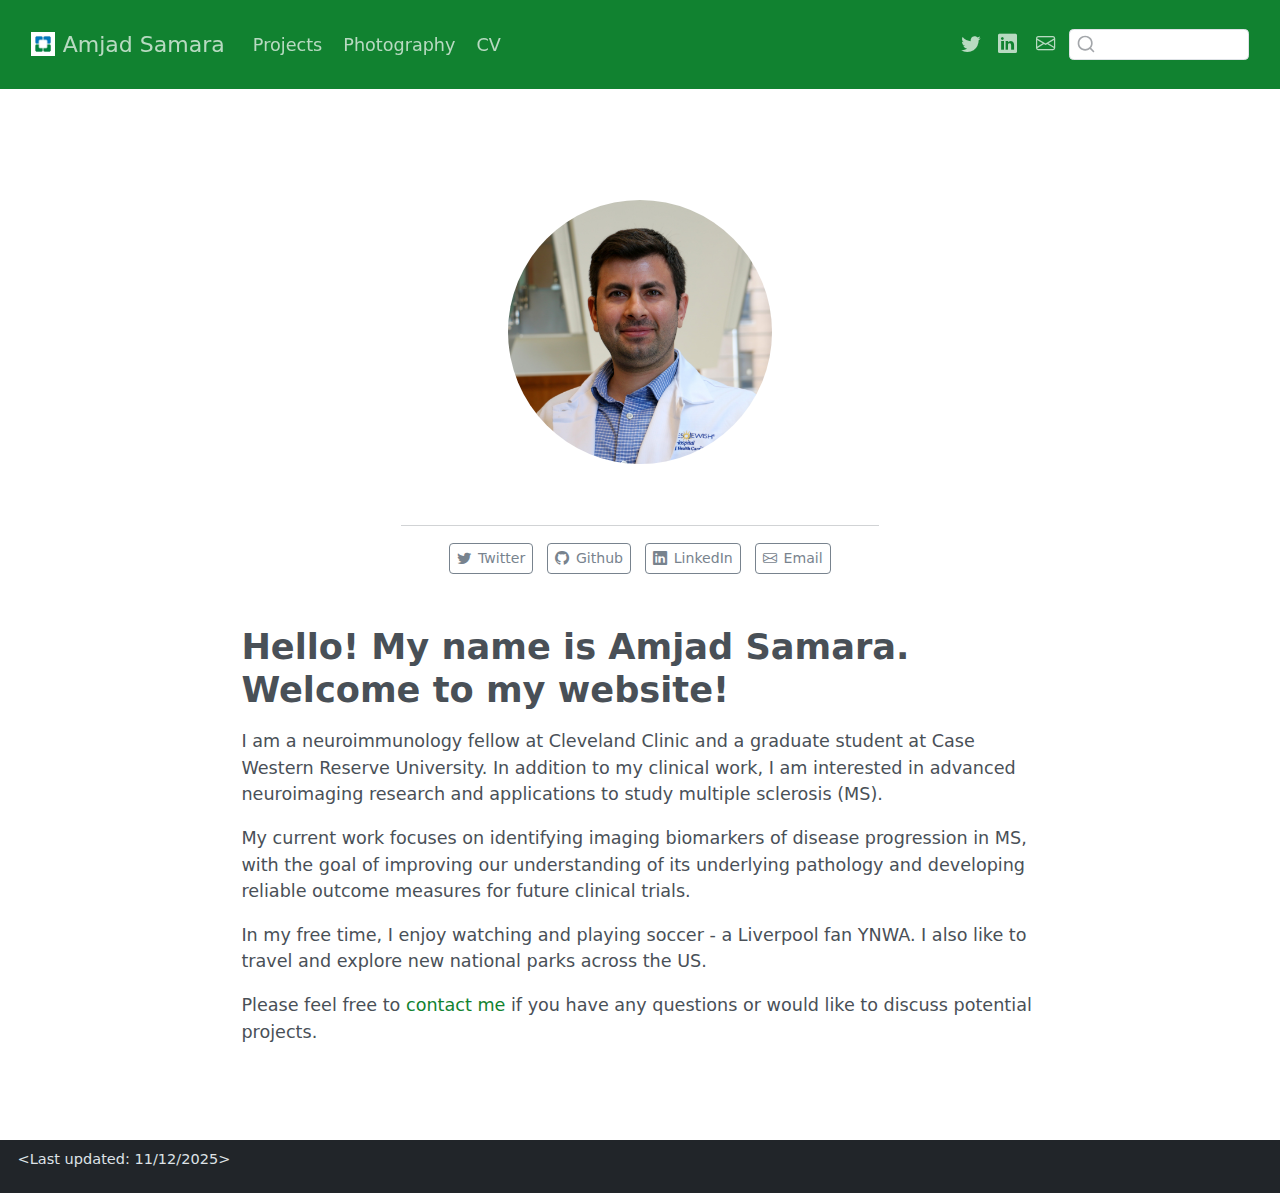
<file: docs/index.html>
<!DOCTYPE html>
<html xmlns="http://www.w3.org/1999/xhtml" lang="en" xml:lang="en"><head>

<meta charset="utf-8">
<meta name="generator" content="quarto-1.8.24">

<meta name="viewport" content="width=device-width, initial-scale=1.0, user-scalable=yes">


<title>Amjad Samara</title>
<style>
code{white-space: pre-wrap;}
span.smallcaps{font-variant: small-caps;}
div.columns{display: flex; gap: min(4vw, 1.5em);}
div.column{flex: auto; overflow-x: auto;}
div.hanging-indent{margin-left: 1.5em; text-indent: -1.5em;}
ul.task-list{list-style: none;}
ul.task-list li input[type="checkbox"] {
  width: 0.8em;
  margin: 0 0.8em 0.2em -1em; /* quarto-specific, see https://github.com/quarto-dev/quarto-cli/issues/4556 */ 
  vertical-align: middle;
}
</style>


<script src="site_libs/quarto-nav/quarto-nav.js"></script>
<script src="site_libs/clipboard/clipboard.min.js"></script>
<script src="site_libs/quarto-search/autocomplete.umd.js"></script>
<script src="site_libs/quarto-search/fuse.min.js"></script>
<script src="site_libs/quarto-search/quarto-search.js"></script>
<meta name="quarto:offset" content="./">
<link href="./img/favicon.jpg" rel="icon" type="image/jpeg">
<script src="site_libs/quarto-html/quarto.js" type="module"></script>
<script src="site_libs/quarto-html/tabsets/tabsets.js" type="module"></script>
<script src="site_libs/quarto-html/axe/axe-check.js" type="module"></script>
<script src="site_libs/quarto-html/popper.min.js"></script>
<script src="site_libs/quarto-html/tippy.umd.min.js"></script>
<link href="site_libs/quarto-html/tippy.css" rel="stylesheet">
<link href="site_libs/quarto-html/quarto-syntax-highlighting-dc55a5b9e770e841cd82e46aadbfb9b0.css" rel="stylesheet" id="quarto-text-highlighting-styles">
<script src="site_libs/bootstrap/bootstrap.min.js"></script>
<link href="site_libs/bootstrap/bootstrap-icons.css" rel="stylesheet">
<link href="site_libs/bootstrap/bootstrap-88b60ae2810ad64cd4aa6450be5f8d7e.min.css" rel="stylesheet" append-hash="true" id="quarto-bootstrap" data-mode="light">
<script id="quarto-search-options" type="application/json">{
  "location": "navbar",
  "copy-button": false,
  "collapse-after": 3,
  "panel-placement": "end",
  "type": "textbox",
  "limit": 50,
  "keyboard-shortcut": [
    "f",
    "/",
    "s"
  ],
  "language": {
    "search-no-results-text": "No results",
    "search-matching-documents-text": "matching documents",
    "search-copy-link-title": "Copy link to search",
    "search-hide-matches-text": "Hide additional matches",
    "search-more-match-text": "more match in this document",
    "search-more-matches-text": "more matches in this document",
    "search-clear-button-title": "Clear",
    "search-text-placeholder": "",
    "search-detached-cancel-button-title": "Cancel",
    "search-submit-button-title": "Submit",
    "search-label": "Search"
  }
}</script>


</head>

<body class="nav-fixed fullcontent quarto-light">

<div id="quarto-search-results"></div>
  <header id="quarto-header" class="headroom fixed-top">
    <nav class="navbar navbar-expand-lg " data-bs-theme="dark">
      <div class="navbar-container container-fluid">
      <div class="navbar-brand-container mx-auto">
    <a href="./index.html" class="navbar-brand navbar-brand-logo">
    <img src="./img/logo.jpg" alt="" class="navbar-logo light-content">
    <img src="./img/logo.jpg" alt="" class="navbar-logo dark-content">
    </a>
    <a class="navbar-brand" href="./index.html">
    <span class="navbar-title">Amjad Samara</span>
    </a>
  </div>
            <div id="quarto-search" class="" title="Search"></div>
          <button class="navbar-toggler" type="button" data-bs-toggle="collapse" data-bs-target="#navbarCollapse" aria-controls="navbarCollapse" role="menu" aria-expanded="false" aria-label="Toggle navigation" onclick="if (window.quartoToggleHeadroom) { window.quartoToggleHeadroom(); }">
  <span class="navbar-toggler-icon"></span>
</button>
          <div class="collapse navbar-collapse" id="navbarCollapse">
            <ul class="navbar-nav navbar-nav-scroll me-auto">
  <li class="nav-item">
    <a class="nav-link" href="./projects/index.html"> 
<span class="menu-text">Projects</span></a>
  </li>  
  <li class="nav-item">
    <a class="nav-link" href="./photography/index.html"> 
<span class="menu-text">Photography</span></a>
  </li>  
  <li class="nav-item">
    <a class="nav-link" href="./cv/index.html"> 
<span class="menu-text">CV</span></a>
  </li>  
</ul>
            <ul class="navbar-nav navbar-nav-scroll ms-auto">
  <li class="nav-item compact">
    <a class="nav-link" href="https://x.com/samaramd"> <i class="bi bi-twitter" role="img">
</i> 
<span class="menu-text"></span></a>
  </li>  
  <li class="nav-item compact">
    <a class="nav-link" href="https://www.linkedin.com/in/amjadsamara/"> <i class="bi bi-linkedin" role="img">
</i> 
<span class="menu-text"></span></a>
  </li>  
  <li class="nav-item compact">
    <a class="nav-link" href="mailto:mail.axs3670@case.edu"> <i class="bi bi-envelope" role="img" aria-label="email">
</i> 
<span class="menu-text"></span></a>
  </li>  
</ul>
          </div> <!-- /navcollapse -->
            <div class="quarto-navbar-tools">
</div>
      </div> <!-- /container-fluid -->
    </nav>
</header>
<!-- content -->
<div id="quarto-content" class="quarto-container page-columns page-rows-contents page-layout-article page-navbar">
<!-- sidebar -->
<!-- margin-sidebar -->
    
<!-- main -->
<main class="content" id="quarto-document-content">




<div class="quarto-about-jolla">
  <img src="img/my_image.jpg" class="about-image
  round " style="height: 15em; width: 15em;">
 <header id="title-block-header" class="quarto-title-block"></header><div id="about-block">
</div> 
  <hr class="about-sep">
   <div class="about-links">
  <a href="https://x.com/samaramd" class="about-link" rel="" target="">
    <i class="bi bi-twitter"></i>
     <span class="about-link-text">Twitter</span>
  </a>
  <a href="https://github.com/amjadsamara" class="about-link" rel="" target="">
    <i class="bi bi-github"></i>
     <span class="about-link-text">Github</span>
  </a>
  <a href="https://www.linkedin.com/in/amjadsamara/" class="about-link" rel="" target="">
    <i class="bi bi-linkedin"></i>
     <span class="about-link-text">LinkedIn</span>
  </a>
  <a href="mailto:mail.axs3670@case.edu" class="about-link" rel="" target="">
    <i class="bi bi-envelope"></i>
     <span class="about-link-text">Email</span>
  </a>
</div>
</div>

<section id="hello-my-name-is-amjad-samara.-welcome-to-my-website" class="level1">
<h1>Hello! My name is Amjad Samara. Welcome to my website!</h1>
<p>I am a neuroimmunology fellow at Cleveland Clinic and a graduate student at Case Western Reserve University. In addition to my clinical work, I am interested in advanced neuroimaging research and applications to study multiple sclerosis (MS).</p>
<p>My current work focuses on identifying imaging biomarkers of disease progression in MS, with the goal of improving our understanding of its underlying pathology and developing reliable outcome measures for future clinical trials.</p>
<p>In my free time, I enjoy watching and playing soccer - a Liverpool fan YNWA. I also like to travel and explore new national parks across the US.</p>
<p>Please feel free to <a href="mailto:mail.axs3670@case.edu">contact me</a> if you have any questions or would like to discuss potential projects.</p>



</section>

</main> <!-- /main -->
<script id="quarto-html-after-body" type="application/javascript">
  window.document.addEventListener("DOMContentLoaded", function (event) {
    const isCodeAnnotation = (el) => {
      for (const clz of el.classList) {
        if (clz.startsWith('code-annotation-')) {                     
          return true;
        }
      }
      return false;
    }
    const onCopySuccess = function(e) {
      // button target
      const button = e.trigger;
      // don't keep focus
      button.blur();
      // flash "checked"
      button.classList.add('code-copy-button-checked');
      var currentTitle = button.getAttribute("title");
      button.setAttribute("title", "Copied!");
      let tooltip;
      if (window.bootstrap) {
        button.setAttribute("data-bs-toggle", "tooltip");
        button.setAttribute("data-bs-placement", "left");
        button.setAttribute("data-bs-title", "Copied!");
        tooltip = new bootstrap.Tooltip(button, 
          { trigger: "manual", 
            customClass: "code-copy-button-tooltip",
            offset: [0, -8]});
        tooltip.show();    
      }
      setTimeout(function() {
        if (tooltip) {
          tooltip.hide();
          button.removeAttribute("data-bs-title");
          button.removeAttribute("data-bs-toggle");
          button.removeAttribute("data-bs-placement");
        }
        button.setAttribute("title", currentTitle);
        button.classList.remove('code-copy-button-checked');
      }, 1000);
      // clear code selection
      e.clearSelection();
    }
    const getTextToCopy = function(trigger) {
      const outerScaffold = trigger.parentElement.cloneNode(true);
      const codeEl = outerScaffold.querySelector('code');
      for (const childEl of codeEl.children) {
        if (isCodeAnnotation(childEl)) {
          childEl.remove();
        }
      }
      return codeEl.innerText;
    }
    const clipboard = new window.ClipboardJS('.code-copy-button:not([data-in-quarto-modal])', {
      text: getTextToCopy
    });
    clipboard.on('success', onCopySuccess);
    if (window.document.getElementById('quarto-embedded-source-code-modal')) {
      const clipboardModal = new window.ClipboardJS('.code-copy-button[data-in-quarto-modal]', {
        text: getTextToCopy,
        container: window.document.getElementById('quarto-embedded-source-code-modal')
      });
      clipboardModal.on('success', onCopySuccess);
    }
      var localhostRegex = new RegExp(/^(?:http|https):\/\/localhost\:?[0-9]*\//);
      var mailtoRegex = new RegExp(/^mailto:/);
        var filterRegex = new RegExp('/' + window.location.host + '/');
      var isInternal = (href) => {
          return filterRegex.test(href) || localhostRegex.test(href) || mailtoRegex.test(href);
      }
      // Inspect non-navigation links and adorn them if external
     var links = window.document.querySelectorAll('a[href]:not(.nav-link):not(.navbar-brand):not(.toc-action):not(.sidebar-link):not(.sidebar-item-toggle):not(.pagination-link):not(.no-external):not([aria-hidden]):not(.dropdown-item):not(.quarto-navigation-tool):not(.about-link)');
      for (var i=0; i<links.length; i++) {
        const link = links[i];
        if (!isInternal(link.href)) {
          // undo the damage that might have been done by quarto-nav.js in the case of
          // links that we want to consider external
          if (link.dataset.originalHref !== undefined) {
            link.href = link.dataset.originalHref;
          }
        }
      }
    function tippyHover(el, contentFn, onTriggerFn, onUntriggerFn) {
      const config = {
        allowHTML: true,
        maxWidth: 500,
        delay: 100,
        arrow: false,
        appendTo: function(el) {
            return el.parentElement;
        },
        interactive: true,
        interactiveBorder: 10,
        theme: 'quarto',
        placement: 'bottom-start',
      };
      if (contentFn) {
        config.content = contentFn;
      }
      if (onTriggerFn) {
        config.onTrigger = onTriggerFn;
      }
      if (onUntriggerFn) {
        config.onUntrigger = onUntriggerFn;
      }
      window.tippy(el, config); 
    }
    const noterefs = window.document.querySelectorAll('a[role="doc-noteref"]');
    for (var i=0; i<noterefs.length; i++) {
      const ref = noterefs[i];
      tippyHover(ref, function() {
        // use id or data attribute instead here
        let href = ref.getAttribute('data-footnote-href') || ref.getAttribute('href');
        try { href = new URL(href).hash; } catch {}
        const id = href.replace(/^#\/?/, "");
        const note = window.document.getElementById(id);
        if (note) {
          return note.innerHTML;
        } else {
          return "";
        }
      });
    }
    const xrefs = window.document.querySelectorAll('a.quarto-xref');
    const processXRef = (id, note) => {
      // Strip column container classes
      const stripColumnClz = (el) => {
        el.classList.remove("page-full", "page-columns");
        if (el.children) {
          for (const child of el.children) {
            stripColumnClz(child);
          }
        }
      }
      stripColumnClz(note)
      if (id === null || id.startsWith('sec-')) {
        // Special case sections, only their first couple elements
        const container = document.createElement("div");
        if (note.children && note.children.length > 2) {
          container.appendChild(note.children[0].cloneNode(true));
          for (let i = 1; i < note.children.length; i++) {
            const child = note.children[i];
            if (child.tagName === "P" && child.innerText === "") {
              continue;
            } else {
              container.appendChild(child.cloneNode(true));
              break;
            }
          }
          if (window.Quarto?.typesetMath) {
            window.Quarto.typesetMath(container);
          }
          return container.innerHTML
        } else {
          if (window.Quarto?.typesetMath) {
            window.Quarto.typesetMath(note);
          }
          return note.innerHTML;
        }
      } else {
        // Remove any anchor links if they are present
        const anchorLink = note.querySelector('a.anchorjs-link');
        if (anchorLink) {
          anchorLink.remove();
        }
        if (window.Quarto?.typesetMath) {
          window.Quarto.typesetMath(note);
        }
        if (note.classList.contains("callout")) {
          return note.outerHTML;
        } else {
          return note.innerHTML;
        }
      }
    }
    for (var i=0; i<xrefs.length; i++) {
      const xref = xrefs[i];
      tippyHover(xref, undefined, function(instance) {
        instance.disable();
        let url = xref.getAttribute('href');
        let hash = undefined; 
        if (url.startsWith('#')) {
          hash = url;
        } else {
          try { hash = new URL(url).hash; } catch {}
        }
        if (hash) {
          const id = hash.replace(/^#\/?/, "");
          const note = window.document.getElementById(id);
          if (note !== null) {
            try {
              const html = processXRef(id, note.cloneNode(true));
              instance.setContent(html);
            } finally {
              instance.enable();
              instance.show();
            }
          } else {
            // See if we can fetch this
            fetch(url.split('#')[0])
            .then(res => res.text())
            .then(html => {
              const parser = new DOMParser();
              const htmlDoc = parser.parseFromString(html, "text/html");
              const note = htmlDoc.getElementById(id);
              if (note !== null) {
                const html = processXRef(id, note);
                instance.setContent(html);
              } 
            }).finally(() => {
              instance.enable();
              instance.show();
            });
          }
        } else {
          // See if we can fetch a full url (with no hash to target)
          // This is a special case and we should probably do some content thinning / targeting
          fetch(url)
          .then(res => res.text())
          .then(html => {
            const parser = new DOMParser();
            const htmlDoc = parser.parseFromString(html, "text/html");
            const note = htmlDoc.querySelector('main.content');
            if (note !== null) {
              // This should only happen for chapter cross references
              // (since there is no id in the URL)
              // remove the first header
              if (note.children.length > 0 && note.children[0].tagName === "HEADER") {
                note.children[0].remove();
              }
              const html = processXRef(null, note);
              instance.setContent(html);
            } 
          }).finally(() => {
            instance.enable();
            instance.show();
          });
        }
      }, function(instance) {
      });
    }
        let selectedAnnoteEl;
        const selectorForAnnotation = ( cell, annotation) => {
          let cellAttr = 'data-code-cell="' + cell + '"';
          let lineAttr = 'data-code-annotation="' +  annotation + '"';
          const selector = 'span[' + cellAttr + '][' + lineAttr + ']';
          return selector;
        }
        const selectCodeLines = (annoteEl) => {
          const doc = window.document;
          const targetCell = annoteEl.getAttribute("data-target-cell");
          const targetAnnotation = annoteEl.getAttribute("data-target-annotation");
          const annoteSpan = window.document.querySelector(selectorForAnnotation(targetCell, targetAnnotation));
          const lines = annoteSpan.getAttribute("data-code-lines").split(",");
          const lineIds = lines.map((line) => {
            return targetCell + "-" + line;
          })
          let top = null;
          let height = null;
          let parent = null;
          if (lineIds.length > 0) {
              //compute the position of the single el (top and bottom and make a div)
              const el = window.document.getElementById(lineIds[0]);
              top = el.offsetTop;
              height = el.offsetHeight;
              parent = el.parentElement.parentElement;
            if (lineIds.length > 1) {
              const lastEl = window.document.getElementById(lineIds[lineIds.length - 1]);
              const bottom = lastEl.offsetTop + lastEl.offsetHeight;
              height = bottom - top;
            }
            if (top !== null && height !== null && parent !== null) {
              // cook up a div (if necessary) and position it 
              let div = window.document.getElementById("code-annotation-line-highlight");
              if (div === null) {
                div = window.document.createElement("div");
                div.setAttribute("id", "code-annotation-line-highlight");
                div.style.position = 'absolute';
                parent.appendChild(div);
              }
              div.style.top = top - 2 + "px";
              div.style.height = height + 4 + "px";
              div.style.left = 0;
              let gutterDiv = window.document.getElementById("code-annotation-line-highlight-gutter");
              if (gutterDiv === null) {
                gutterDiv = window.document.createElement("div");
                gutterDiv.setAttribute("id", "code-annotation-line-highlight-gutter");
                gutterDiv.style.position = 'absolute';
                const codeCell = window.document.getElementById(targetCell);
                const gutter = codeCell.querySelector('.code-annotation-gutter');
                gutter.appendChild(gutterDiv);
              }
              gutterDiv.style.top = top - 2 + "px";
              gutterDiv.style.height = height + 4 + "px";
            }
            selectedAnnoteEl = annoteEl;
          }
        };
        const unselectCodeLines = () => {
          const elementsIds = ["code-annotation-line-highlight", "code-annotation-line-highlight-gutter"];
          elementsIds.forEach((elId) => {
            const div = window.document.getElementById(elId);
            if (div) {
              div.remove();
            }
          });
          selectedAnnoteEl = undefined;
        };
          // Handle positioning of the toggle
      window.addEventListener(
        "resize",
        throttle(() => {
          elRect = undefined;
          if (selectedAnnoteEl) {
            selectCodeLines(selectedAnnoteEl);
          }
        }, 10)
      );
      function throttle(fn, ms) {
      let throttle = false;
      let timer;
        return (...args) => {
          if(!throttle) { // first call gets through
              fn.apply(this, args);
              throttle = true;
          } else { // all the others get throttled
              if(timer) clearTimeout(timer); // cancel #2
              timer = setTimeout(() => {
                fn.apply(this, args);
                timer = throttle = false;
              }, ms);
          }
        };
      }
        // Attach click handler to the DT
        const annoteDls = window.document.querySelectorAll('dt[data-target-cell]');
        for (const annoteDlNode of annoteDls) {
          annoteDlNode.addEventListener('click', (event) => {
            const clickedEl = event.target;
            if (clickedEl !== selectedAnnoteEl) {
              unselectCodeLines();
              const activeEl = window.document.querySelector('dt[data-target-cell].code-annotation-active');
              if (activeEl) {
                activeEl.classList.remove('code-annotation-active');
              }
              selectCodeLines(clickedEl);
              clickedEl.classList.add('code-annotation-active');
            } else {
              // Unselect the line
              unselectCodeLines();
              clickedEl.classList.remove('code-annotation-active');
            }
          });
        }
    const findCites = (el) => {
      const parentEl = el.parentElement;
      if (parentEl) {
        const cites = parentEl.dataset.cites;
        if (cites) {
          return {
            el,
            cites: cites.split(' ')
          };
        } else {
          return findCites(el.parentElement)
        }
      } else {
        return undefined;
      }
    };
    var bibliorefs = window.document.querySelectorAll('a[role="doc-biblioref"]');
    for (var i=0; i<bibliorefs.length; i++) {
      const ref = bibliorefs[i];
      const citeInfo = findCites(ref);
      if (citeInfo) {
        tippyHover(citeInfo.el, function() {
          var popup = window.document.createElement('div');
          citeInfo.cites.forEach(function(cite) {
            var citeDiv = window.document.createElement('div');
            citeDiv.classList.add('hanging-indent');
            citeDiv.classList.add('csl-entry');
            var biblioDiv = window.document.getElementById('ref-' + cite);
            if (biblioDiv) {
              citeDiv.innerHTML = biblioDiv.innerHTML;
            }
            popup.appendChild(citeDiv);
          });
          return popup.innerHTML;
        });
      }
    }
  });
  </script>
</div> <!-- /content -->
<footer class="footer">
  <div class="nav-footer">
    <div class="nav-footer-left">
<p>&lt;Last updated: 11/12/2025&gt;</p>
</div>   
    <div class="nav-footer-center">
      &nbsp;
    </div>
    <div class="nav-footer-right">
      &nbsp;
    </div>
  </div>
</footer>




</body></html>
</file>
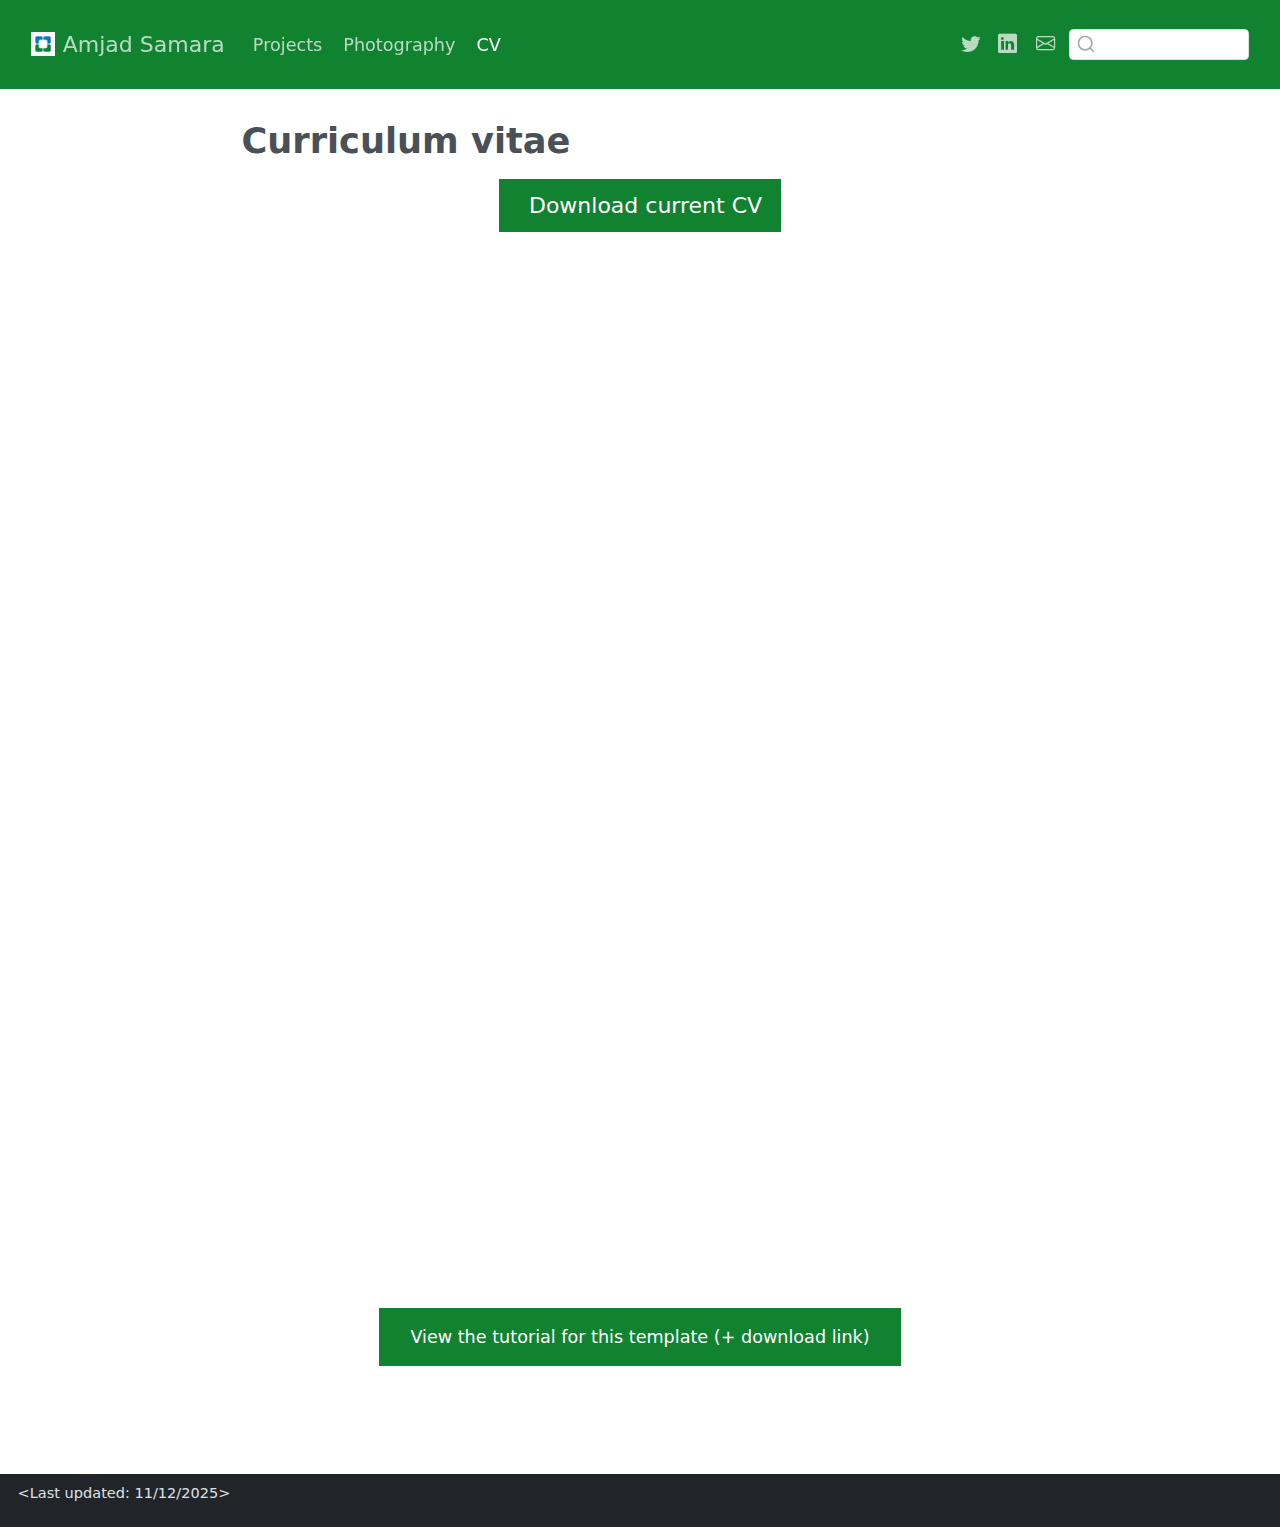
<file: docs/cv/index.html>
<!DOCTYPE html>
<html xmlns="http://www.w3.org/1999/xhtml" lang="en" xml:lang="en"><head>

<meta charset="utf-8">
<meta name="generator" content="quarto-1.8.24">

<meta name="viewport" content="width=device-width, initial-scale=1.0, user-scalable=yes">


<title>Curriculum vitae – Amjad Samara</title>
<style>
code{white-space: pre-wrap;}
span.smallcaps{font-variant: small-caps;}
div.columns{display: flex; gap: min(4vw, 1.5em);}
div.column{flex: auto; overflow-x: auto;}
div.hanging-indent{margin-left: 1.5em; text-indent: -1.5em;}
ul.task-list{list-style: none;}
ul.task-list li input[type="checkbox"] {
  width: 0.8em;
  margin: 0 0.8em 0.2em -1em; /* quarto-specific, see https://github.com/quarto-dev/quarto-cli/issues/4556 */ 
  vertical-align: middle;
}
</style>


<script src="../site_libs/quarto-nav/quarto-nav.js"></script>
<script src="../site_libs/clipboard/clipboard.min.js"></script>
<script src="../site_libs/quarto-search/autocomplete.umd.js"></script>
<script src="../site_libs/quarto-search/fuse.min.js"></script>
<script src="../site_libs/quarto-search/quarto-search.js"></script>
<meta name="quarto:offset" content="../">
<link href="../img/favicon.jpg" rel="icon" type="image/jpeg">
<script src="../site_libs/quarto-html/quarto.js" type="module"></script>
<script src="../site_libs/quarto-html/tabsets/tabsets.js" type="module"></script>
<script src="../site_libs/quarto-html/axe/axe-check.js" type="module"></script>
<script src="../site_libs/quarto-html/popper.min.js"></script>
<script src="../site_libs/quarto-html/tippy.umd.min.js"></script>
<script src="../site_libs/quarto-html/anchor.min.js"></script>
<link href="../site_libs/quarto-html/tippy.css" rel="stylesheet">
<link href="../site_libs/quarto-html/quarto-syntax-highlighting-dc55a5b9e770e841cd82e46aadbfb9b0.css" rel="stylesheet" id="quarto-text-highlighting-styles">
<script src="../site_libs/bootstrap/bootstrap.min.js"></script>
<link href="../site_libs/bootstrap/bootstrap-icons.css" rel="stylesheet">
<link href="../site_libs/bootstrap/bootstrap-88b60ae2810ad64cd4aa6450be5f8d7e.min.css" rel="stylesheet" append-hash="true" id="quarto-bootstrap" data-mode="light">
<script id="quarto-search-options" type="application/json">{
  "location": "navbar",
  "copy-button": false,
  "collapse-after": 3,
  "panel-placement": "end",
  "type": "textbox",
  "limit": 50,
  "keyboard-shortcut": [
    "f",
    "/",
    "s"
  ],
  "language": {
    "search-no-results-text": "No results",
    "search-matching-documents-text": "matching documents",
    "search-copy-link-title": "Copy link to search",
    "search-hide-matches-text": "Hide additional matches",
    "search-more-match-text": "more match in this document",
    "search-more-matches-text": "more matches in this document",
    "search-clear-button-title": "Clear",
    "search-text-placeholder": "",
    "search-detached-cancel-button-title": "Cancel",
    "search-submit-button-title": "Submit",
    "search-label": "Search"
  }
}</script>


</head>

<body class="nav-fixed fullcontent quarto-light">

<div id="quarto-search-results"></div>
  <header id="quarto-header" class="headroom fixed-top">
    <nav class="navbar navbar-expand-lg " data-bs-theme="dark">
      <div class="navbar-container container-fluid">
      <div class="navbar-brand-container mx-auto">
    <a href="../index.html" class="navbar-brand navbar-brand-logo">
    <img src="../img/logo.jpg" alt="" class="navbar-logo light-content">
    <img src="../img/logo.jpg" alt="" class="navbar-logo dark-content">
    </a>
    <a class="navbar-brand" href="../index.html">
    <span class="navbar-title">Amjad Samara</span>
    </a>
  </div>
            <div id="quarto-search" class="" title="Search"></div>
          <button class="navbar-toggler" type="button" data-bs-toggle="collapse" data-bs-target="#navbarCollapse" aria-controls="navbarCollapse" role="menu" aria-expanded="false" aria-label="Toggle navigation" onclick="if (window.quartoToggleHeadroom) { window.quartoToggleHeadroom(); }">
  <span class="navbar-toggler-icon"></span>
</button>
          <div class="collapse navbar-collapse" id="navbarCollapse">
            <ul class="navbar-nav navbar-nav-scroll me-auto">
  <li class="nav-item">
    <a class="nav-link" href="../projects/index.html"> 
<span class="menu-text">Projects</span></a>
  </li>  
  <li class="nav-item">
    <a class="nav-link" href="../photography/index.html"> 
<span class="menu-text">Photography</span></a>
  </li>  
  <li class="nav-item">
    <a class="nav-link active" href="../cv/index.html" aria-current="page"> 
<span class="menu-text">CV</span></a>
  </li>  
</ul>
            <ul class="navbar-nav navbar-nav-scroll ms-auto">
  <li class="nav-item compact">
    <a class="nav-link" href="https://x.com/samaramd"> <i class="bi bi-twitter" role="img">
</i> 
<span class="menu-text"></span></a>
  </li>  
  <li class="nav-item compact">
    <a class="nav-link" href="https://www.linkedin.com/in/amjadsamara/"> <i class="bi bi-linkedin" role="img">
</i> 
<span class="menu-text"></span></a>
  </li>  
  <li class="nav-item compact">
    <a class="nav-link" href="mailto:mail.axs3670@case.edu"> <i class="bi bi-envelope" role="img" aria-label="email">
</i> 
<span class="menu-text"></span></a>
  </li>  
</ul>
          </div> <!-- /navcollapse -->
            <div class="quarto-navbar-tools">
</div>
      </div> <!-- /container-fluid -->
    </nav>
</header>
<!-- content -->
<div id="quarto-content" class="quarto-container page-columns page-rows-contents page-layout-article page-navbar">
<!-- sidebar -->
<!-- margin-sidebar -->
    
<!-- main -->
<main class="content" id="quarto-document-content">

<header id="title-block-header" class="quarto-title-block default">
<div class="quarto-title">
<h1 class="title">Curriculum vitae</h1>
</div>



<div class="quarto-title-meta">

    
  
    
  </div>
  


</header>


<div class="cell">
<style type="text/css">
.embed-container {
    position: relative;
    padding-bottom: 129%;
    height: 0;
    overflow: hidden;
    max-width: 100%;
}
.embed-container iframe,
.embed-container object,
.embed-container embed {
    position: absolute;
    top: 0;
    left: 0;
    width: 100%;
    height: 100%;
}
</style>
</div>
<p class="text-center">
  <a class="btn btn-primary btn-lg cv-download" href="cv.pdf" target="_blank">
    <i class="fa-solid fa-file-arrow-down"></i> Download current CV
  </a>
</p>
<div class="embed-container">
  <iframe src="cv.pdf#toolbar=0" style="border: 0.5px;width: 100%;"></iframe>
</div>
<div style="margin: 30px; text-align: center;">
<a class="btn btn-primary" href="https://www.marvinschmitt.com/blog/website-tutorial-quarto/" role="button" target="_blank" style="padding: 15px 30px;">View the tutorial for this template (+ download link)</a>
</div>



</main> <!-- /main -->
<script id="quarto-html-after-body" type="application/javascript">
  window.document.addEventListener("DOMContentLoaded", function (event) {
    const icon = "";
    const anchorJS = new window.AnchorJS();
    anchorJS.options = {
      placement: 'right',
      icon: icon
    };
    anchorJS.add('.anchored');
    const isCodeAnnotation = (el) => {
      for (const clz of el.classList) {
        if (clz.startsWith('code-annotation-')) {                     
          return true;
        }
      }
      return false;
    }
    const onCopySuccess = function(e) {
      // button target
      const button = e.trigger;
      // don't keep focus
      button.blur();
      // flash "checked"
      button.classList.add('code-copy-button-checked');
      var currentTitle = button.getAttribute("title");
      button.setAttribute("title", "Copied!");
      let tooltip;
      if (window.bootstrap) {
        button.setAttribute("data-bs-toggle", "tooltip");
        button.setAttribute("data-bs-placement", "left");
        button.setAttribute("data-bs-title", "Copied!");
        tooltip = new bootstrap.Tooltip(button, 
          { trigger: "manual", 
            customClass: "code-copy-button-tooltip",
            offset: [0, -8]});
        tooltip.show();    
      }
      setTimeout(function() {
        if (tooltip) {
          tooltip.hide();
          button.removeAttribute("data-bs-title");
          button.removeAttribute("data-bs-toggle");
          button.removeAttribute("data-bs-placement");
        }
        button.setAttribute("title", currentTitle);
        button.classList.remove('code-copy-button-checked');
      }, 1000);
      // clear code selection
      e.clearSelection();
    }
    const getTextToCopy = function(trigger) {
      const outerScaffold = trigger.parentElement.cloneNode(true);
      const codeEl = outerScaffold.querySelector('code');
      for (const childEl of codeEl.children) {
        if (isCodeAnnotation(childEl)) {
          childEl.remove();
        }
      }
      return codeEl.innerText;
    }
    const clipboard = new window.ClipboardJS('.code-copy-button:not([data-in-quarto-modal])', {
      text: getTextToCopy
    });
    clipboard.on('success', onCopySuccess);
    if (window.document.getElementById('quarto-embedded-source-code-modal')) {
      const clipboardModal = new window.ClipboardJS('.code-copy-button[data-in-quarto-modal]', {
        text: getTextToCopy,
        container: window.document.getElementById('quarto-embedded-source-code-modal')
      });
      clipboardModal.on('success', onCopySuccess);
    }
      var localhostRegex = new RegExp(/^(?:http|https):\/\/localhost\:?[0-9]*\//);
      var mailtoRegex = new RegExp(/^mailto:/);
        var filterRegex = new RegExp('/' + window.location.host + '/');
      var isInternal = (href) => {
          return filterRegex.test(href) || localhostRegex.test(href) || mailtoRegex.test(href);
      }
      // Inspect non-navigation links and adorn them if external
     var links = window.document.querySelectorAll('a[href]:not(.nav-link):not(.navbar-brand):not(.toc-action):not(.sidebar-link):not(.sidebar-item-toggle):not(.pagination-link):not(.no-external):not([aria-hidden]):not(.dropdown-item):not(.quarto-navigation-tool):not(.about-link)');
      for (var i=0; i<links.length; i++) {
        const link = links[i];
        if (!isInternal(link.href)) {
          // undo the damage that might have been done by quarto-nav.js in the case of
          // links that we want to consider external
          if (link.dataset.originalHref !== undefined) {
            link.href = link.dataset.originalHref;
          }
        }
      }
    function tippyHover(el, contentFn, onTriggerFn, onUntriggerFn) {
      const config = {
        allowHTML: true,
        maxWidth: 500,
        delay: 100,
        arrow: false,
        appendTo: function(el) {
            return el.parentElement;
        },
        interactive: true,
        interactiveBorder: 10,
        theme: 'quarto',
        placement: 'bottom-start',
      };
      if (contentFn) {
        config.content = contentFn;
      }
      if (onTriggerFn) {
        config.onTrigger = onTriggerFn;
      }
      if (onUntriggerFn) {
        config.onUntrigger = onUntriggerFn;
      }
      window.tippy(el, config); 
    }
    const noterefs = window.document.querySelectorAll('a[role="doc-noteref"]');
    for (var i=0; i<noterefs.length; i++) {
      const ref = noterefs[i];
      tippyHover(ref, function() {
        // use id or data attribute instead here
        let href = ref.getAttribute('data-footnote-href') || ref.getAttribute('href');
        try { href = new URL(href).hash; } catch {}
        const id = href.replace(/^#\/?/, "");
        const note = window.document.getElementById(id);
        if (note) {
          return note.innerHTML;
        } else {
          return "";
        }
      });
    }
    const xrefs = window.document.querySelectorAll('a.quarto-xref');
    const processXRef = (id, note) => {
      // Strip column container classes
      const stripColumnClz = (el) => {
        el.classList.remove("page-full", "page-columns");
        if (el.children) {
          for (const child of el.children) {
            stripColumnClz(child);
          }
        }
      }
      stripColumnClz(note)
      if (id === null || id.startsWith('sec-')) {
        // Special case sections, only their first couple elements
        const container = document.createElement("div");
        if (note.children && note.children.length > 2) {
          container.appendChild(note.children[0].cloneNode(true));
          for (let i = 1; i < note.children.length; i++) {
            const child = note.children[i];
            if (child.tagName === "P" && child.innerText === "") {
              continue;
            } else {
              container.appendChild(child.cloneNode(true));
              break;
            }
          }
          if (window.Quarto?.typesetMath) {
            window.Quarto.typesetMath(container);
          }
          return container.innerHTML
        } else {
          if (window.Quarto?.typesetMath) {
            window.Quarto.typesetMath(note);
          }
          return note.innerHTML;
        }
      } else {
        // Remove any anchor links if they are present
        const anchorLink = note.querySelector('a.anchorjs-link');
        if (anchorLink) {
          anchorLink.remove();
        }
        if (window.Quarto?.typesetMath) {
          window.Quarto.typesetMath(note);
        }
        if (note.classList.contains("callout")) {
          return note.outerHTML;
        } else {
          return note.innerHTML;
        }
      }
    }
    for (var i=0; i<xrefs.length; i++) {
      const xref = xrefs[i];
      tippyHover(xref, undefined, function(instance) {
        instance.disable();
        let url = xref.getAttribute('href');
        let hash = undefined; 
        if (url.startsWith('#')) {
          hash = url;
        } else {
          try { hash = new URL(url).hash; } catch {}
        }
        if (hash) {
          const id = hash.replace(/^#\/?/, "");
          const note = window.document.getElementById(id);
          if (note !== null) {
            try {
              const html = processXRef(id, note.cloneNode(true));
              instance.setContent(html);
            } finally {
              instance.enable();
              instance.show();
            }
          } else {
            // See if we can fetch this
            fetch(url.split('#')[0])
            .then(res => res.text())
            .then(html => {
              const parser = new DOMParser();
              const htmlDoc = parser.parseFromString(html, "text/html");
              const note = htmlDoc.getElementById(id);
              if (note !== null) {
                const html = processXRef(id, note);
                instance.setContent(html);
              } 
            }).finally(() => {
              instance.enable();
              instance.show();
            });
          }
        } else {
          // See if we can fetch a full url (with no hash to target)
          // This is a special case and we should probably do some content thinning / targeting
          fetch(url)
          .then(res => res.text())
          .then(html => {
            const parser = new DOMParser();
            const htmlDoc = parser.parseFromString(html, "text/html");
            const note = htmlDoc.querySelector('main.content');
            if (note !== null) {
              // This should only happen for chapter cross references
              // (since there is no id in the URL)
              // remove the first header
              if (note.children.length > 0 && note.children[0].tagName === "HEADER") {
                note.children[0].remove();
              }
              const html = processXRef(null, note);
              instance.setContent(html);
            } 
          }).finally(() => {
            instance.enable();
            instance.show();
          });
        }
      }, function(instance) {
      });
    }
        let selectedAnnoteEl;
        const selectorForAnnotation = ( cell, annotation) => {
          let cellAttr = 'data-code-cell="' + cell + '"';
          let lineAttr = 'data-code-annotation="' +  annotation + '"';
          const selector = 'span[' + cellAttr + '][' + lineAttr + ']';
          return selector;
        }
        const selectCodeLines = (annoteEl) => {
          const doc = window.document;
          const targetCell = annoteEl.getAttribute("data-target-cell");
          const targetAnnotation = annoteEl.getAttribute("data-target-annotation");
          const annoteSpan = window.document.querySelector(selectorForAnnotation(targetCell, targetAnnotation));
          const lines = annoteSpan.getAttribute("data-code-lines").split(",");
          const lineIds = lines.map((line) => {
            return targetCell + "-" + line;
          })
          let top = null;
          let height = null;
          let parent = null;
          if (lineIds.length > 0) {
              //compute the position of the single el (top and bottom and make a div)
              const el = window.document.getElementById(lineIds[0]);
              top = el.offsetTop;
              height = el.offsetHeight;
              parent = el.parentElement.parentElement;
            if (lineIds.length > 1) {
              const lastEl = window.document.getElementById(lineIds[lineIds.length - 1]);
              const bottom = lastEl.offsetTop + lastEl.offsetHeight;
              height = bottom - top;
            }
            if (top !== null && height !== null && parent !== null) {
              // cook up a div (if necessary) and position it 
              let div = window.document.getElementById("code-annotation-line-highlight");
              if (div === null) {
                div = window.document.createElement("div");
                div.setAttribute("id", "code-annotation-line-highlight");
                div.style.position = 'absolute';
                parent.appendChild(div);
              }
              div.style.top = top - 2 + "px";
              div.style.height = height + 4 + "px";
              div.style.left = 0;
              let gutterDiv = window.document.getElementById("code-annotation-line-highlight-gutter");
              if (gutterDiv === null) {
                gutterDiv = window.document.createElement("div");
                gutterDiv.setAttribute("id", "code-annotation-line-highlight-gutter");
                gutterDiv.style.position = 'absolute';
                const codeCell = window.document.getElementById(targetCell);
                const gutter = codeCell.querySelector('.code-annotation-gutter');
                gutter.appendChild(gutterDiv);
              }
              gutterDiv.style.top = top - 2 + "px";
              gutterDiv.style.height = height + 4 + "px";
            }
            selectedAnnoteEl = annoteEl;
          }
        };
        const unselectCodeLines = () => {
          const elementsIds = ["code-annotation-line-highlight", "code-annotation-line-highlight-gutter"];
          elementsIds.forEach((elId) => {
            const div = window.document.getElementById(elId);
            if (div) {
              div.remove();
            }
          });
          selectedAnnoteEl = undefined;
        };
          // Handle positioning of the toggle
      window.addEventListener(
        "resize",
        throttle(() => {
          elRect = undefined;
          if (selectedAnnoteEl) {
            selectCodeLines(selectedAnnoteEl);
          }
        }, 10)
      );
      function throttle(fn, ms) {
      let throttle = false;
      let timer;
        return (...args) => {
          if(!throttle) { // first call gets through
              fn.apply(this, args);
              throttle = true;
          } else { // all the others get throttled
              if(timer) clearTimeout(timer); // cancel #2
              timer = setTimeout(() => {
                fn.apply(this, args);
                timer = throttle = false;
              }, ms);
          }
        };
      }
        // Attach click handler to the DT
        const annoteDls = window.document.querySelectorAll('dt[data-target-cell]');
        for (const annoteDlNode of annoteDls) {
          annoteDlNode.addEventListener('click', (event) => {
            const clickedEl = event.target;
            if (clickedEl !== selectedAnnoteEl) {
              unselectCodeLines();
              const activeEl = window.document.querySelector('dt[data-target-cell].code-annotation-active');
              if (activeEl) {
                activeEl.classList.remove('code-annotation-active');
              }
              selectCodeLines(clickedEl);
              clickedEl.classList.add('code-annotation-active');
            } else {
              // Unselect the line
              unselectCodeLines();
              clickedEl.classList.remove('code-annotation-active');
            }
          });
        }
    const findCites = (el) => {
      const parentEl = el.parentElement;
      if (parentEl) {
        const cites = parentEl.dataset.cites;
        if (cites) {
          return {
            el,
            cites: cites.split(' ')
          };
        } else {
          return findCites(el.parentElement)
        }
      } else {
        return undefined;
      }
    };
    var bibliorefs = window.document.querySelectorAll('a[role="doc-biblioref"]');
    for (var i=0; i<bibliorefs.length; i++) {
      const ref = bibliorefs[i];
      const citeInfo = findCites(ref);
      if (citeInfo) {
        tippyHover(citeInfo.el, function() {
          var popup = window.document.createElement('div');
          citeInfo.cites.forEach(function(cite) {
            var citeDiv = window.document.createElement('div');
            citeDiv.classList.add('hanging-indent');
            citeDiv.classList.add('csl-entry');
            var biblioDiv = window.document.getElementById('ref-' + cite);
            if (biblioDiv) {
              citeDiv.innerHTML = biblioDiv.innerHTML;
            }
            popup.appendChild(citeDiv);
          });
          return popup.innerHTML;
        });
      }
    }
  });
  </script>
</div> <!-- /content -->
<footer class="footer">
  <div class="nav-footer">
    <div class="nav-footer-left">
<p>&lt;Last updated: 11/12/2025&gt;</p>
</div>   
    <div class="nav-footer-center">
      &nbsp;
    </div>
    <div class="nav-footer-right">
      &nbsp;
    </div>
  </div>
</footer>




</body></html>
</file>
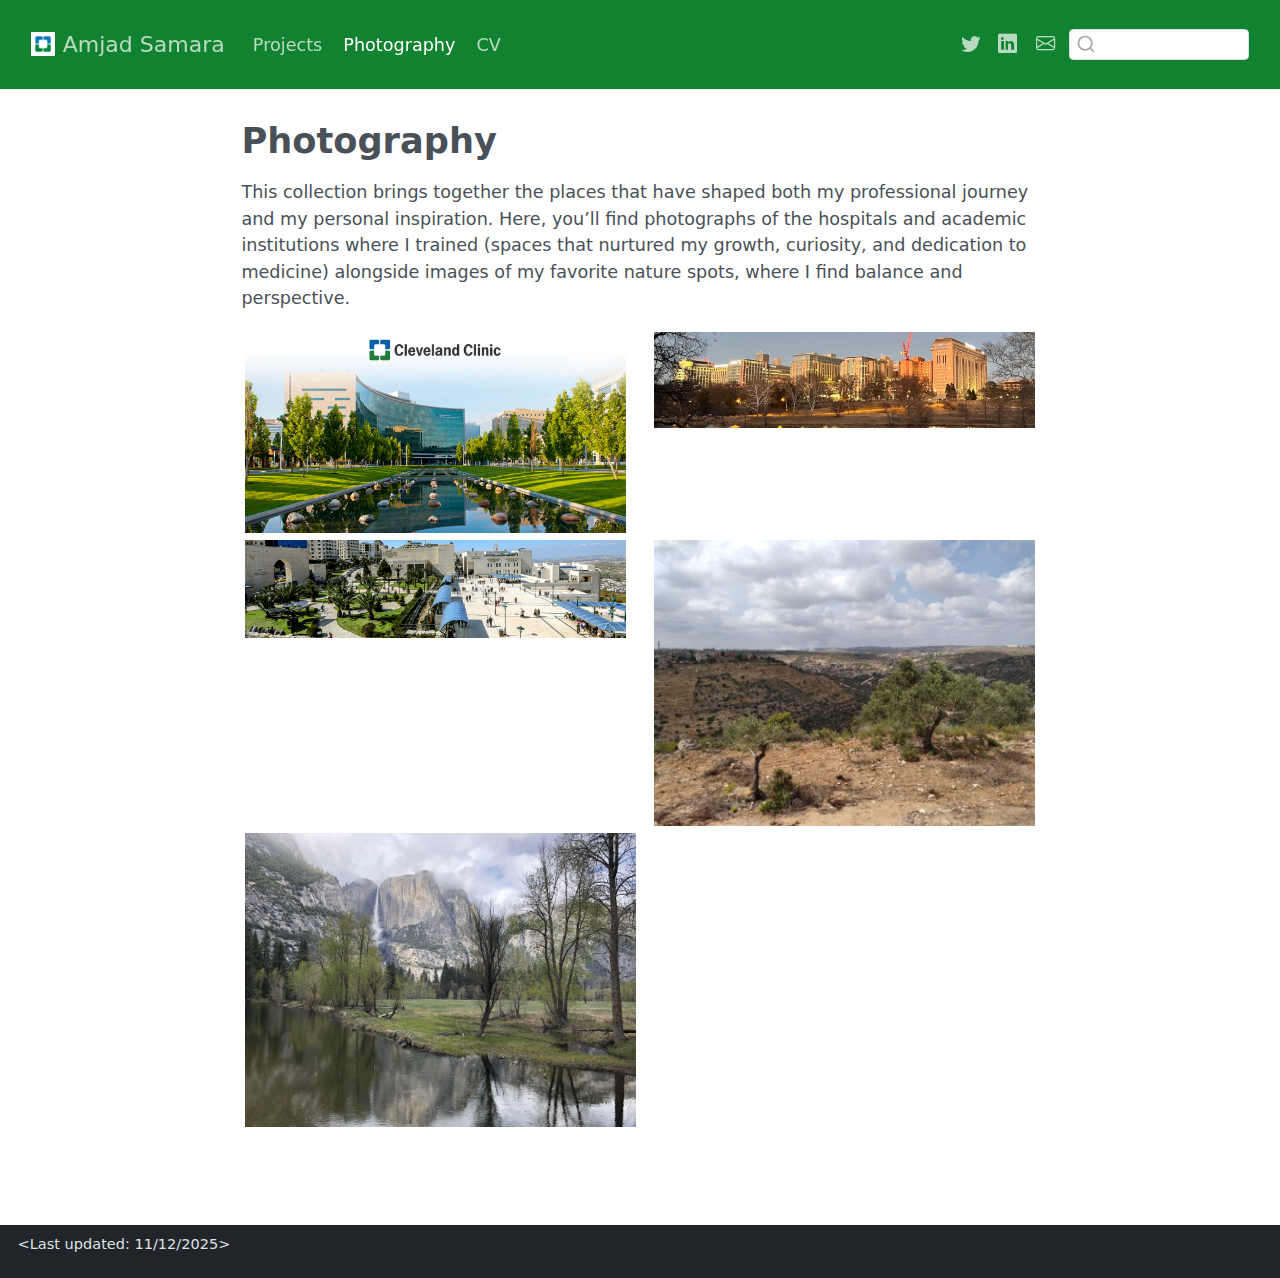
<file: docs/photography/index.html>
<!DOCTYPE html>
<html xmlns="http://www.w3.org/1999/xhtml" lang="en" xml:lang="en"><head>

<meta charset="utf-8">
<meta name="generator" content="quarto-1.8.24">

<meta name="viewport" content="width=device-width, initial-scale=1.0, user-scalable=yes">


<title>Photography – Amjad Samara</title>
<style>
code{white-space: pre-wrap;}
span.smallcaps{font-variant: small-caps;}
div.columns{display: flex; gap: min(4vw, 1.5em);}
div.column{flex: auto; overflow-x: auto;}
div.hanging-indent{margin-left: 1.5em; text-indent: -1.5em;}
ul.task-list{list-style: none;}
ul.task-list li input[type="checkbox"] {
  width: 0.8em;
  margin: 0 0.8em 0.2em -1em; /* quarto-specific, see https://github.com/quarto-dev/quarto-cli/issues/4556 */ 
  vertical-align: middle;
}
</style>


<script src="../site_libs/quarto-nav/quarto-nav.js"></script>
<script src="../site_libs/clipboard/clipboard.min.js"></script>
<script src="../site_libs/quarto-search/autocomplete.umd.js"></script>
<script src="../site_libs/quarto-search/fuse.min.js"></script>
<script src="../site_libs/quarto-search/quarto-search.js"></script>
<meta name="quarto:offset" content="../">
<link href="../img/favicon.jpg" rel="icon" type="image/jpeg">
<script src="../site_libs/quarto-html/quarto.js" type="module"></script>
<script src="../site_libs/quarto-html/tabsets/tabsets.js" type="module"></script>
<script src="../site_libs/quarto-html/axe/axe-check.js" type="module"></script>
<script src="../site_libs/quarto-html/popper.min.js"></script>
<script src="../site_libs/quarto-html/tippy.umd.min.js"></script>
<script src="../site_libs/quarto-html/anchor.min.js"></script>
<link href="../site_libs/quarto-html/tippy.css" rel="stylesheet">
<link href="../site_libs/quarto-html/quarto-syntax-highlighting-dc55a5b9e770e841cd82e46aadbfb9b0.css" rel="stylesheet" id="quarto-text-highlighting-styles">
<script src="../site_libs/bootstrap/bootstrap.min.js"></script>
<link href="../site_libs/bootstrap/bootstrap-icons.css" rel="stylesheet">
<link href="../site_libs/bootstrap/bootstrap-88b60ae2810ad64cd4aa6450be5f8d7e.min.css" rel="stylesheet" append-hash="true" id="quarto-bootstrap" data-mode="light">
<script id="quarto-search-options" type="application/json">{
  "location": "navbar",
  "copy-button": false,
  "collapse-after": 3,
  "panel-placement": "end",
  "type": "textbox",
  "limit": 50,
  "keyboard-shortcut": [
    "f",
    "/",
    "s"
  ],
  "language": {
    "search-no-results-text": "No results",
    "search-matching-documents-text": "matching documents",
    "search-copy-link-title": "Copy link to search",
    "search-hide-matches-text": "Hide additional matches",
    "search-more-match-text": "more match in this document",
    "search-more-matches-text": "more matches in this document",
    "search-clear-button-title": "Clear",
    "search-text-placeholder": "",
    "search-detached-cancel-button-title": "Cancel",
    "search-submit-button-title": "Submit",
    "search-label": "Search"
  }
}</script>


</head>

<body class="nav-fixed fullcontent quarto-light">

<div id="quarto-search-results"></div>
  <header id="quarto-header" class="headroom fixed-top">
    <nav class="navbar navbar-expand-lg " data-bs-theme="dark">
      <div class="navbar-container container-fluid">
      <div class="navbar-brand-container mx-auto">
    <a href="../index.html" class="navbar-brand navbar-brand-logo">
    <img src="../img/logo.jpg" alt="" class="navbar-logo light-content">
    <img src="../img/logo.jpg" alt="" class="navbar-logo dark-content">
    </a>
    <a class="navbar-brand" href="../index.html">
    <span class="navbar-title">Amjad Samara</span>
    </a>
  </div>
            <div id="quarto-search" class="" title="Search"></div>
          <button class="navbar-toggler" type="button" data-bs-toggle="collapse" data-bs-target="#navbarCollapse" aria-controls="navbarCollapse" role="menu" aria-expanded="false" aria-label="Toggle navigation" onclick="if (window.quartoToggleHeadroom) { window.quartoToggleHeadroom(); }">
  <span class="navbar-toggler-icon"></span>
</button>
          <div class="collapse navbar-collapse" id="navbarCollapse">
            <ul class="navbar-nav navbar-nav-scroll me-auto">
  <li class="nav-item">
    <a class="nav-link" href="../projects/index.html"> 
<span class="menu-text">Projects</span></a>
  </li>  
  <li class="nav-item">
    <a class="nav-link active" href="../photography/index.html" aria-current="page"> 
<span class="menu-text">Photography</span></a>
  </li>  
  <li class="nav-item">
    <a class="nav-link" href="../cv/index.html"> 
<span class="menu-text">CV</span></a>
  </li>  
</ul>
            <ul class="navbar-nav navbar-nav-scroll ms-auto">
  <li class="nav-item compact">
    <a class="nav-link" href="https://x.com/samaramd"> <i class="bi bi-twitter" role="img">
</i> 
<span class="menu-text"></span></a>
  </li>  
  <li class="nav-item compact">
    <a class="nav-link" href="https://www.linkedin.com/in/amjadsamara/"> <i class="bi bi-linkedin" role="img">
</i> 
<span class="menu-text"></span></a>
  </li>  
  <li class="nav-item compact">
    <a class="nav-link" href="mailto:mail.axs3670@case.edu"> <i class="bi bi-envelope" role="img" aria-label="email">
</i> 
<span class="menu-text"></span></a>
  </li>  
</ul>
          </div> <!-- /navcollapse -->
            <div class="quarto-navbar-tools">
</div>
      </div> <!-- /container-fluid -->
    </nav>
</header>
<!-- content -->
<div id="quarto-content" class="quarto-container page-columns page-rows-contents page-layout-article page-navbar">
<!-- sidebar -->
<!-- margin-sidebar -->
    
<!-- main -->
<main class="content" id="quarto-document-content">

<header id="title-block-header" class="quarto-title-block default">
<div class="quarto-title">
<h1 class="title">Photography</h1>
</div>



<div class="quarto-title-meta">

    
  
    
  </div>
  


</header>


<p>This collection brings together the places that have shaped both my professional journey and my personal inspiration. Here, you’ll find photographs of the hospitals and academic institutions where I trained (spaces that nurtured my growth, curiosity, and dedication to medicine) alongside images of my favorite nature spots, where I find balance and perspective.</p>
<div class="quarto-layout-panel" data-layout-ncol="2">
<div class="quarto-layout-row">
<div class="quarto-layout-cell" style="flex-basis: 50.0%;justify-content: center;">
<p><img src="amjad_image_1.jpg" class="img-fluid"></p>
</div>
<div class="quarto-layout-cell" style="flex-basis: 50.0%;justify-content: center;">
<p><img src="amjad_image_2.jpg" class="img-fluid"></p>
</div>
</div>
<div class="quarto-layout-row">
<div class="quarto-layout-cell" style="flex-basis: 50.0%;justify-content: center;">
<p><img src="amjad_image_3.jpg" class="img-fluid"></p>
</div>
<div class="quarto-layout-cell" style="flex-basis: 50.0%;justify-content: center;">
<p><img src="amjad_image_4.jpg" class="img-fluid"></p>
</div>
</div>
<div class="quarto-layout-row">
<div class="quarto-layout-cell" style="flex-basis: 50.0%;justify-content: center;">
<p><img src="amjad_image_5.jpg" class="img-fluid"></p>
</div>
</div>
</div>



</main> <!-- /main -->
<script id="quarto-html-after-body" type="application/javascript">
  window.document.addEventListener("DOMContentLoaded", function (event) {
    const icon = "";
    const anchorJS = new window.AnchorJS();
    anchorJS.options = {
      placement: 'right',
      icon: icon
    };
    anchorJS.add('.anchored');
    const isCodeAnnotation = (el) => {
      for (const clz of el.classList) {
        if (clz.startsWith('code-annotation-')) {                     
          return true;
        }
      }
      return false;
    }
    const onCopySuccess = function(e) {
      // button target
      const button = e.trigger;
      // don't keep focus
      button.blur();
      // flash "checked"
      button.classList.add('code-copy-button-checked');
      var currentTitle = button.getAttribute("title");
      button.setAttribute("title", "Copied!");
      let tooltip;
      if (window.bootstrap) {
        button.setAttribute("data-bs-toggle", "tooltip");
        button.setAttribute("data-bs-placement", "left");
        button.setAttribute("data-bs-title", "Copied!");
        tooltip = new bootstrap.Tooltip(button, 
          { trigger: "manual", 
            customClass: "code-copy-button-tooltip",
            offset: [0, -8]});
        tooltip.show();    
      }
      setTimeout(function() {
        if (tooltip) {
          tooltip.hide();
          button.removeAttribute("data-bs-title");
          button.removeAttribute("data-bs-toggle");
          button.removeAttribute("data-bs-placement");
        }
        button.setAttribute("title", currentTitle);
        button.classList.remove('code-copy-button-checked');
      }, 1000);
      // clear code selection
      e.clearSelection();
    }
    const getTextToCopy = function(trigger) {
      const outerScaffold = trigger.parentElement.cloneNode(true);
      const codeEl = outerScaffold.querySelector('code');
      for (const childEl of codeEl.children) {
        if (isCodeAnnotation(childEl)) {
          childEl.remove();
        }
      }
      return codeEl.innerText;
    }
    const clipboard = new window.ClipboardJS('.code-copy-button:not([data-in-quarto-modal])', {
      text: getTextToCopy
    });
    clipboard.on('success', onCopySuccess);
    if (window.document.getElementById('quarto-embedded-source-code-modal')) {
      const clipboardModal = new window.ClipboardJS('.code-copy-button[data-in-quarto-modal]', {
        text: getTextToCopy,
        container: window.document.getElementById('quarto-embedded-source-code-modal')
      });
      clipboardModal.on('success', onCopySuccess);
    }
      var localhostRegex = new RegExp(/^(?:http|https):\/\/localhost\:?[0-9]*\//);
      var mailtoRegex = new RegExp(/^mailto:/);
        var filterRegex = new RegExp('/' + window.location.host + '/');
      var isInternal = (href) => {
          return filterRegex.test(href) || localhostRegex.test(href) || mailtoRegex.test(href);
      }
      // Inspect non-navigation links and adorn them if external
     var links = window.document.querySelectorAll('a[href]:not(.nav-link):not(.navbar-brand):not(.toc-action):not(.sidebar-link):not(.sidebar-item-toggle):not(.pagination-link):not(.no-external):not([aria-hidden]):not(.dropdown-item):not(.quarto-navigation-tool):not(.about-link)');
      for (var i=0; i<links.length; i++) {
        const link = links[i];
        if (!isInternal(link.href)) {
          // undo the damage that might have been done by quarto-nav.js in the case of
          // links that we want to consider external
          if (link.dataset.originalHref !== undefined) {
            link.href = link.dataset.originalHref;
          }
        }
      }
    function tippyHover(el, contentFn, onTriggerFn, onUntriggerFn) {
      const config = {
        allowHTML: true,
        maxWidth: 500,
        delay: 100,
        arrow: false,
        appendTo: function(el) {
            return el.parentElement;
        },
        interactive: true,
        interactiveBorder: 10,
        theme: 'quarto',
        placement: 'bottom-start',
      };
      if (contentFn) {
        config.content = contentFn;
      }
      if (onTriggerFn) {
        config.onTrigger = onTriggerFn;
      }
      if (onUntriggerFn) {
        config.onUntrigger = onUntriggerFn;
      }
      window.tippy(el, config); 
    }
    const noterefs = window.document.querySelectorAll('a[role="doc-noteref"]');
    for (var i=0; i<noterefs.length; i++) {
      const ref = noterefs[i];
      tippyHover(ref, function() {
        // use id or data attribute instead here
        let href = ref.getAttribute('data-footnote-href') || ref.getAttribute('href');
        try { href = new URL(href).hash; } catch {}
        const id = href.replace(/^#\/?/, "");
        const note = window.document.getElementById(id);
        if (note) {
          return note.innerHTML;
        } else {
          return "";
        }
      });
    }
    const xrefs = window.document.querySelectorAll('a.quarto-xref');
    const processXRef = (id, note) => {
      // Strip column container classes
      const stripColumnClz = (el) => {
        el.classList.remove("page-full", "page-columns");
        if (el.children) {
          for (const child of el.children) {
            stripColumnClz(child);
          }
        }
      }
      stripColumnClz(note)
      if (id === null || id.startsWith('sec-')) {
        // Special case sections, only their first couple elements
        const container = document.createElement("div");
        if (note.children && note.children.length > 2) {
          container.appendChild(note.children[0].cloneNode(true));
          for (let i = 1; i < note.children.length; i++) {
            const child = note.children[i];
            if (child.tagName === "P" && child.innerText === "") {
              continue;
            } else {
              container.appendChild(child.cloneNode(true));
              break;
            }
          }
          if (window.Quarto?.typesetMath) {
            window.Quarto.typesetMath(container);
          }
          return container.innerHTML
        } else {
          if (window.Quarto?.typesetMath) {
            window.Quarto.typesetMath(note);
          }
          return note.innerHTML;
        }
      } else {
        // Remove any anchor links if they are present
        const anchorLink = note.querySelector('a.anchorjs-link');
        if (anchorLink) {
          anchorLink.remove();
        }
        if (window.Quarto?.typesetMath) {
          window.Quarto.typesetMath(note);
        }
        if (note.classList.contains("callout")) {
          return note.outerHTML;
        } else {
          return note.innerHTML;
        }
      }
    }
    for (var i=0; i<xrefs.length; i++) {
      const xref = xrefs[i];
      tippyHover(xref, undefined, function(instance) {
        instance.disable();
        let url = xref.getAttribute('href');
        let hash = undefined; 
        if (url.startsWith('#')) {
          hash = url;
        } else {
          try { hash = new URL(url).hash; } catch {}
        }
        if (hash) {
          const id = hash.replace(/^#\/?/, "");
          const note = window.document.getElementById(id);
          if (note !== null) {
            try {
              const html = processXRef(id, note.cloneNode(true));
              instance.setContent(html);
            } finally {
              instance.enable();
              instance.show();
            }
          } else {
            // See if we can fetch this
            fetch(url.split('#')[0])
            .then(res => res.text())
            .then(html => {
              const parser = new DOMParser();
              const htmlDoc = parser.parseFromString(html, "text/html");
              const note = htmlDoc.getElementById(id);
              if (note !== null) {
                const html = processXRef(id, note);
                instance.setContent(html);
              } 
            }).finally(() => {
              instance.enable();
              instance.show();
            });
          }
        } else {
          // See if we can fetch a full url (with no hash to target)
          // This is a special case and we should probably do some content thinning / targeting
          fetch(url)
          .then(res => res.text())
          .then(html => {
            const parser = new DOMParser();
            const htmlDoc = parser.parseFromString(html, "text/html");
            const note = htmlDoc.querySelector('main.content');
            if (note !== null) {
              // This should only happen for chapter cross references
              // (since there is no id in the URL)
              // remove the first header
              if (note.children.length > 0 && note.children[0].tagName === "HEADER") {
                note.children[0].remove();
              }
              const html = processXRef(null, note);
              instance.setContent(html);
            } 
          }).finally(() => {
            instance.enable();
            instance.show();
          });
        }
      }, function(instance) {
      });
    }
        let selectedAnnoteEl;
        const selectorForAnnotation = ( cell, annotation) => {
          let cellAttr = 'data-code-cell="' + cell + '"';
          let lineAttr = 'data-code-annotation="' +  annotation + '"';
          const selector = 'span[' + cellAttr + '][' + lineAttr + ']';
          return selector;
        }
        const selectCodeLines = (annoteEl) => {
          const doc = window.document;
          const targetCell = annoteEl.getAttribute("data-target-cell");
          const targetAnnotation = annoteEl.getAttribute("data-target-annotation");
          const annoteSpan = window.document.querySelector(selectorForAnnotation(targetCell, targetAnnotation));
          const lines = annoteSpan.getAttribute("data-code-lines").split(",");
          const lineIds = lines.map((line) => {
            return targetCell + "-" + line;
          })
          let top = null;
          let height = null;
          let parent = null;
          if (lineIds.length > 0) {
              //compute the position of the single el (top and bottom and make a div)
              const el = window.document.getElementById(lineIds[0]);
              top = el.offsetTop;
              height = el.offsetHeight;
              parent = el.parentElement.parentElement;
            if (lineIds.length > 1) {
              const lastEl = window.document.getElementById(lineIds[lineIds.length - 1]);
              const bottom = lastEl.offsetTop + lastEl.offsetHeight;
              height = bottom - top;
            }
            if (top !== null && height !== null && parent !== null) {
              // cook up a div (if necessary) and position it 
              let div = window.document.getElementById("code-annotation-line-highlight");
              if (div === null) {
                div = window.document.createElement("div");
                div.setAttribute("id", "code-annotation-line-highlight");
                div.style.position = 'absolute';
                parent.appendChild(div);
              }
              div.style.top = top - 2 + "px";
              div.style.height = height + 4 + "px";
              div.style.left = 0;
              let gutterDiv = window.document.getElementById("code-annotation-line-highlight-gutter");
              if (gutterDiv === null) {
                gutterDiv = window.document.createElement("div");
                gutterDiv.setAttribute("id", "code-annotation-line-highlight-gutter");
                gutterDiv.style.position = 'absolute';
                const codeCell = window.document.getElementById(targetCell);
                const gutter = codeCell.querySelector('.code-annotation-gutter');
                gutter.appendChild(gutterDiv);
              }
              gutterDiv.style.top = top - 2 + "px";
              gutterDiv.style.height = height + 4 + "px";
            }
            selectedAnnoteEl = annoteEl;
          }
        };
        const unselectCodeLines = () => {
          const elementsIds = ["code-annotation-line-highlight", "code-annotation-line-highlight-gutter"];
          elementsIds.forEach((elId) => {
            const div = window.document.getElementById(elId);
            if (div) {
              div.remove();
            }
          });
          selectedAnnoteEl = undefined;
        };
          // Handle positioning of the toggle
      window.addEventListener(
        "resize",
        throttle(() => {
          elRect = undefined;
          if (selectedAnnoteEl) {
            selectCodeLines(selectedAnnoteEl);
          }
        }, 10)
      );
      function throttle(fn, ms) {
      let throttle = false;
      let timer;
        return (...args) => {
          if(!throttle) { // first call gets through
              fn.apply(this, args);
              throttle = true;
          } else { // all the others get throttled
              if(timer) clearTimeout(timer); // cancel #2
              timer = setTimeout(() => {
                fn.apply(this, args);
                timer = throttle = false;
              }, ms);
          }
        };
      }
        // Attach click handler to the DT
        const annoteDls = window.document.querySelectorAll('dt[data-target-cell]');
        for (const annoteDlNode of annoteDls) {
          annoteDlNode.addEventListener('click', (event) => {
            const clickedEl = event.target;
            if (clickedEl !== selectedAnnoteEl) {
              unselectCodeLines();
              const activeEl = window.document.querySelector('dt[data-target-cell].code-annotation-active');
              if (activeEl) {
                activeEl.classList.remove('code-annotation-active');
              }
              selectCodeLines(clickedEl);
              clickedEl.classList.add('code-annotation-active');
            } else {
              // Unselect the line
              unselectCodeLines();
              clickedEl.classList.remove('code-annotation-active');
            }
          });
        }
    const findCites = (el) => {
      const parentEl = el.parentElement;
      if (parentEl) {
        const cites = parentEl.dataset.cites;
        if (cites) {
          return {
            el,
            cites: cites.split(' ')
          };
        } else {
          return findCites(el.parentElement)
        }
      } else {
        return undefined;
      }
    };
    var bibliorefs = window.document.querySelectorAll('a[role="doc-biblioref"]');
    for (var i=0; i<bibliorefs.length; i++) {
      const ref = bibliorefs[i];
      const citeInfo = findCites(ref);
      if (citeInfo) {
        tippyHover(citeInfo.el, function() {
          var popup = window.document.createElement('div');
          citeInfo.cites.forEach(function(cite) {
            var citeDiv = window.document.createElement('div');
            citeDiv.classList.add('hanging-indent');
            citeDiv.classList.add('csl-entry');
            var biblioDiv = window.document.getElementById('ref-' + cite);
            if (biblioDiv) {
              citeDiv.innerHTML = biblioDiv.innerHTML;
            }
            popup.appendChild(citeDiv);
          });
          return popup.innerHTML;
        });
      }
    }
  });
  </script>
</div> <!-- /content -->
<footer class="footer">
  <div class="nav-footer">
    <div class="nav-footer-left">
<p>&lt;Last updated: 11/12/2025&gt;</p>
</div>   
    <div class="nav-footer-center">
      &nbsp;
    </div>
    <div class="nav-footer-right">
      &nbsp;
    </div>
  </div>
</footer>




</body></html>
</file>
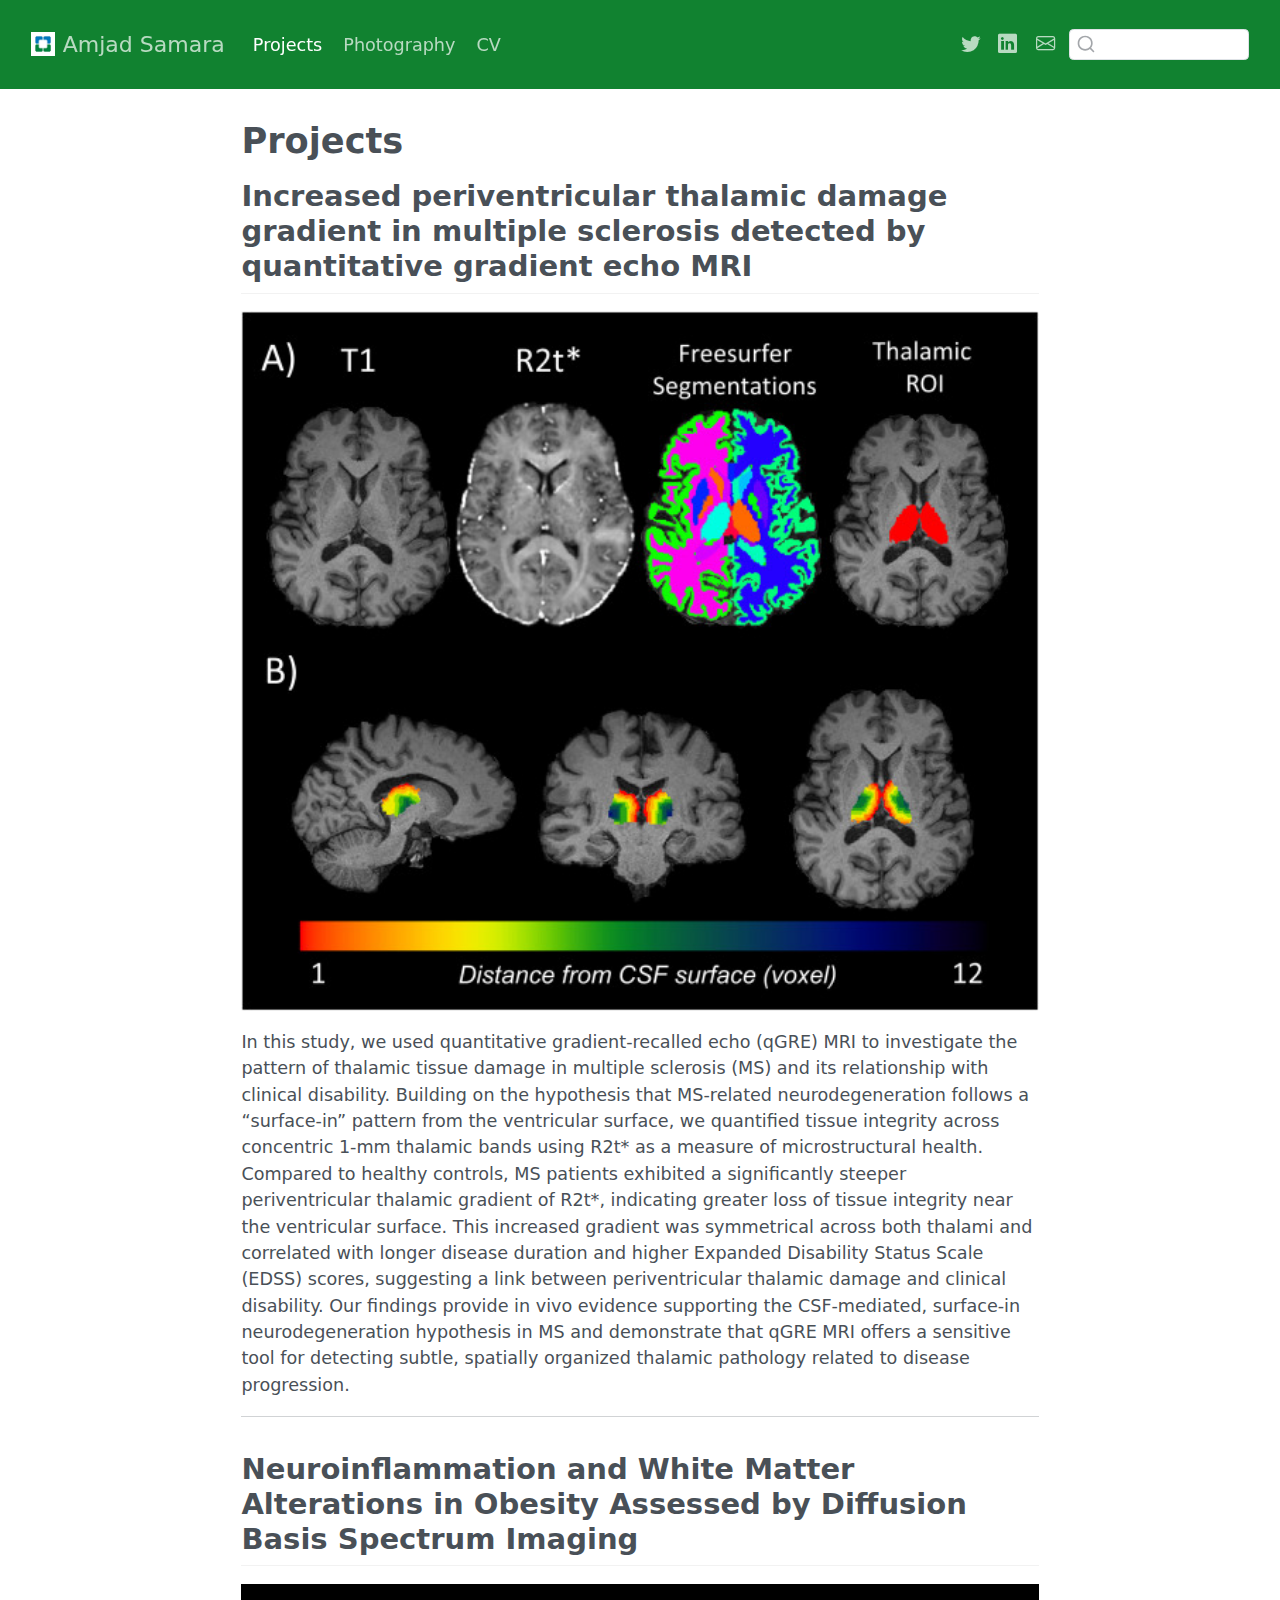
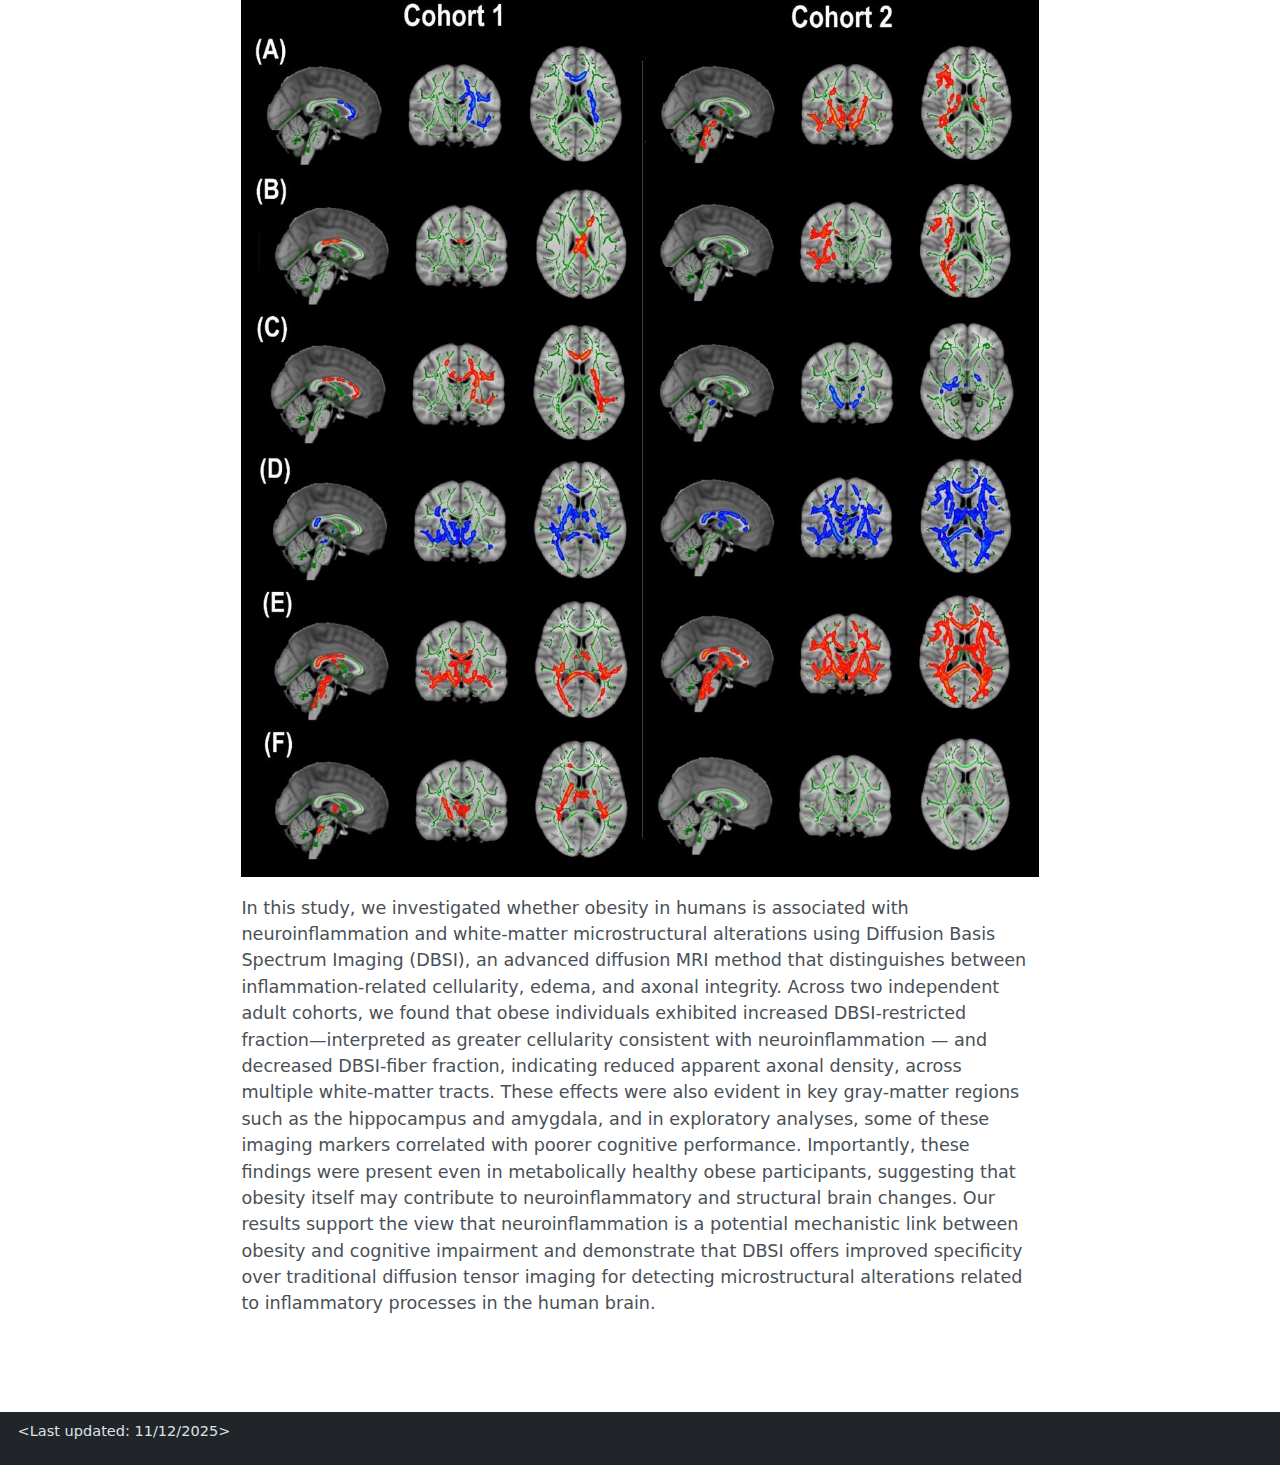
<file: docs/projects/index.html>
<!DOCTYPE html>
<html xmlns="http://www.w3.org/1999/xhtml" lang="en" xml:lang="en"><head>

<meta charset="utf-8">
<meta name="generator" content="quarto-1.8.24">

<meta name="viewport" content="width=device-width, initial-scale=1.0, user-scalable=yes">


<title>Projects – Amjad Samara</title>
<style>
code{white-space: pre-wrap;}
span.smallcaps{font-variant: small-caps;}
div.columns{display: flex; gap: min(4vw, 1.5em);}
div.column{flex: auto; overflow-x: auto;}
div.hanging-indent{margin-left: 1.5em; text-indent: -1.5em;}
ul.task-list{list-style: none;}
ul.task-list li input[type="checkbox"] {
  width: 0.8em;
  margin: 0 0.8em 0.2em -1em; /* quarto-specific, see https://github.com/quarto-dev/quarto-cli/issues/4556 */ 
  vertical-align: middle;
}
</style>


<script src="../site_libs/quarto-nav/quarto-nav.js"></script>
<script src="../site_libs/clipboard/clipboard.min.js"></script>
<script src="../site_libs/quarto-search/autocomplete.umd.js"></script>
<script src="../site_libs/quarto-search/fuse.min.js"></script>
<script src="../site_libs/quarto-search/quarto-search.js"></script>
<meta name="quarto:offset" content="../">
<link href="../img/favicon.jpg" rel="icon" type="image/jpeg">
<script src="../site_libs/quarto-html/quarto.js" type="module"></script>
<script src="../site_libs/quarto-html/tabsets/tabsets.js" type="module"></script>
<script src="../site_libs/quarto-html/axe/axe-check.js" type="module"></script>
<script src="../site_libs/quarto-html/popper.min.js"></script>
<script src="../site_libs/quarto-html/tippy.umd.min.js"></script>
<script src="../site_libs/quarto-html/anchor.min.js"></script>
<link href="../site_libs/quarto-html/tippy.css" rel="stylesheet">
<link href="../site_libs/quarto-html/quarto-syntax-highlighting-dc55a5b9e770e841cd82e46aadbfb9b0.css" rel="stylesheet" id="quarto-text-highlighting-styles">
<script src="../site_libs/bootstrap/bootstrap.min.js"></script>
<link href="../site_libs/bootstrap/bootstrap-icons.css" rel="stylesheet">
<link href="../site_libs/bootstrap/bootstrap-88b60ae2810ad64cd4aa6450be5f8d7e.min.css" rel="stylesheet" append-hash="true" id="quarto-bootstrap" data-mode="light">
<script id="quarto-search-options" type="application/json">{
  "location": "navbar",
  "copy-button": false,
  "collapse-after": 3,
  "panel-placement": "end",
  "type": "textbox",
  "limit": 50,
  "keyboard-shortcut": [
    "f",
    "/",
    "s"
  ],
  "language": {
    "search-no-results-text": "No results",
    "search-matching-documents-text": "matching documents",
    "search-copy-link-title": "Copy link to search",
    "search-hide-matches-text": "Hide additional matches",
    "search-more-match-text": "more match in this document",
    "search-more-matches-text": "more matches in this document",
    "search-clear-button-title": "Clear",
    "search-text-placeholder": "",
    "search-detached-cancel-button-title": "Cancel",
    "search-submit-button-title": "Submit",
    "search-label": "Search"
  }
}</script>


</head>

<body class="nav-fixed fullcontent quarto-light">

<div id="quarto-search-results"></div>
  <header id="quarto-header" class="headroom fixed-top">
    <nav class="navbar navbar-expand-lg " data-bs-theme="dark">
      <div class="navbar-container container-fluid">
      <div class="navbar-brand-container mx-auto">
    <a href="../index.html" class="navbar-brand navbar-brand-logo">
    <img src="../img/logo.jpg" alt="" class="navbar-logo light-content">
    <img src="../img/logo.jpg" alt="" class="navbar-logo dark-content">
    </a>
    <a class="navbar-brand" href="../index.html">
    <span class="navbar-title">Amjad Samara</span>
    </a>
  </div>
            <div id="quarto-search" class="" title="Search"></div>
          <button class="navbar-toggler" type="button" data-bs-toggle="collapse" data-bs-target="#navbarCollapse" aria-controls="navbarCollapse" role="menu" aria-expanded="false" aria-label="Toggle navigation" onclick="if (window.quartoToggleHeadroom) { window.quartoToggleHeadroom(); }">
  <span class="navbar-toggler-icon"></span>
</button>
          <div class="collapse navbar-collapse" id="navbarCollapse">
            <ul class="navbar-nav navbar-nav-scroll me-auto">
  <li class="nav-item">
    <a class="nav-link active" href="../projects/index.html" aria-current="page"> 
<span class="menu-text">Projects</span></a>
  </li>  
  <li class="nav-item">
    <a class="nav-link" href="../photography/index.html"> 
<span class="menu-text">Photography</span></a>
  </li>  
  <li class="nav-item">
    <a class="nav-link" href="../cv/index.html"> 
<span class="menu-text">CV</span></a>
  </li>  
</ul>
            <ul class="navbar-nav navbar-nav-scroll ms-auto">
  <li class="nav-item compact">
    <a class="nav-link" href="https://x.com/samaramd"> <i class="bi bi-twitter" role="img">
</i> 
<span class="menu-text"></span></a>
  </li>  
  <li class="nav-item compact">
    <a class="nav-link" href="https://www.linkedin.com/in/amjadsamara/"> <i class="bi bi-linkedin" role="img">
</i> 
<span class="menu-text"></span></a>
  </li>  
  <li class="nav-item compact">
    <a class="nav-link" href="mailto:mail.axs3670@case.edu"> <i class="bi bi-envelope" role="img" aria-label="email">
</i> 
<span class="menu-text"></span></a>
  </li>  
</ul>
          </div> <!-- /navcollapse -->
            <div class="quarto-navbar-tools">
</div>
      </div> <!-- /container-fluid -->
    </nav>
</header>
<!-- content -->
<div id="quarto-content" class="quarto-container page-columns page-rows-contents page-layout-article page-navbar">
<!-- sidebar -->
<!-- margin-sidebar -->
    
<!-- main -->
<main class="content" id="quarto-document-content">

<header id="title-block-header" class="quarto-title-block default">
<div class="quarto-title">
<h1 class="title">Projects</h1>
</div>



<div class="quarto-title-meta">

    
  
    
  </div>
  


</header>


<section id="increased-periventricular-thalamic-damage-gradient-in-multiple-sclerosis-detected-by-quantitative-gradient-echo-mri" class="level2">
<h2 class="anchored" data-anchor-id="increased-periventricular-thalamic-damage-gradient-in-multiple-sclerosis-detected-by-quantitative-gradient-echo-mri">Increased periventricular thalamic damage gradient in multiple sclerosis detected by quantitative gradient echo MRI</h2>
<p><img src="project_1_banner.jpg" style="height: 100%; width: 100%; object-fit: contain" onclick="window.open('https://www.sciencedirect.com/science/article/pii/S2211034824004115', 'blank');"></p>
<p>In this study, we used quantitative gradient-recalled echo (qGRE) MRI to investigate the pattern of thalamic tissue damage in multiple sclerosis (MS) and its relationship with clinical disability. Building on the hypothesis that MS-related neurodegeneration follows a “surface-in” pattern from the ventricular surface, we quantified tissue integrity across concentric 1-mm thalamic bands using R2t* as a measure of microstructural health. Compared to healthy controls, MS patients exhibited a significantly steeper periventricular thalamic gradient of R2t*, indicating greater loss of tissue integrity near the ventricular surface. This increased gradient was symmetrical across both thalami and correlated with longer disease duration and higher Expanded Disability Status Scale (EDSS) scores, suggesting a link between periventricular thalamic damage and clinical disability. Our findings provide in vivo evidence supporting the CSF-mediated, surface-in neurodegeneration hypothesis in MS and demonstrate that qGRE MRI offers a sensitive tool for detecting subtle, spatially organized thalamic pathology related to disease progression.</p>
<hr>
</section>
<section id="neuroinflammation-and-white-matter-alterations-in-obesity-assessed-by-diffusion-basis-spectrum-imaging" class="level2">
<h2 class="anchored" data-anchor-id="neuroinflammation-and-white-matter-alterations-in-obesity-assessed-by-diffusion-basis-spectrum-imaging">Neuroinflammation and White Matter Alterations in Obesity Assessed by Diffusion Basis Spectrum Imaging</h2>
<p><img src="project_2_banner.jpg" style="height: 100%; width: 100%; object-fit: contain" onclick="window.open('https://www.frontiersin.org/journals/human-neuroscience/articles/10.3389/fnhum.2019.00464/full', 'blank');"></p>
<p>In this study, we investigated whether obesity in humans is associated with neuroinflammation and white-matter microstructural alterations using Diffusion Basis Spectrum Imaging (DBSI), an advanced diffusion MRI method that distinguishes between inflammation-related cellularity, edema, and axonal integrity. Across two independent adult cohorts, we found that obese individuals exhibited increased DBSI-restricted fraction—interpreted as greater cellularity consistent with neuroinflammation — and decreased DBSI-fiber fraction, indicating reduced apparent axonal density, across multiple white-matter tracts. These effects were also evident in key gray-matter regions such as the hippocampus and amygdala, and in exploratory analyses, some of these imaging markers correlated with poorer cognitive performance. Importantly, these findings were present even in metabolically healthy obese participants, suggesting that obesity itself may contribute to neuroinflammatory and structural brain changes. Our results support the view that neuroinflammation is a potential mechanistic link between obesity and cognitive impairment and demonstrate that DBSI offers improved specificity over traditional diffusion tensor imaging for detecting microstructural alterations related to inflammatory processes in the human brain.</p>


</section>

</main> <!-- /main -->
<script id="quarto-html-after-body" type="application/javascript">
  window.document.addEventListener("DOMContentLoaded", function (event) {
    const icon = "";
    const anchorJS = new window.AnchorJS();
    anchorJS.options = {
      placement: 'right',
      icon: icon
    };
    anchorJS.add('.anchored');
    const isCodeAnnotation = (el) => {
      for (const clz of el.classList) {
        if (clz.startsWith('code-annotation-')) {                     
          return true;
        }
      }
      return false;
    }
    const onCopySuccess = function(e) {
      // button target
      const button = e.trigger;
      // don't keep focus
      button.blur();
      // flash "checked"
      button.classList.add('code-copy-button-checked');
      var currentTitle = button.getAttribute("title");
      button.setAttribute("title", "Copied!");
      let tooltip;
      if (window.bootstrap) {
        button.setAttribute("data-bs-toggle", "tooltip");
        button.setAttribute("data-bs-placement", "left");
        button.setAttribute("data-bs-title", "Copied!");
        tooltip = new bootstrap.Tooltip(button, 
          { trigger: "manual", 
            customClass: "code-copy-button-tooltip",
            offset: [0, -8]});
        tooltip.show();    
      }
      setTimeout(function() {
        if (tooltip) {
          tooltip.hide();
          button.removeAttribute("data-bs-title");
          button.removeAttribute("data-bs-toggle");
          button.removeAttribute("data-bs-placement");
        }
        button.setAttribute("title", currentTitle);
        button.classList.remove('code-copy-button-checked');
      }, 1000);
      // clear code selection
      e.clearSelection();
    }
    const getTextToCopy = function(trigger) {
      const outerScaffold = trigger.parentElement.cloneNode(true);
      const codeEl = outerScaffold.querySelector('code');
      for (const childEl of codeEl.children) {
        if (isCodeAnnotation(childEl)) {
          childEl.remove();
        }
      }
      return codeEl.innerText;
    }
    const clipboard = new window.ClipboardJS('.code-copy-button:not([data-in-quarto-modal])', {
      text: getTextToCopy
    });
    clipboard.on('success', onCopySuccess);
    if (window.document.getElementById('quarto-embedded-source-code-modal')) {
      const clipboardModal = new window.ClipboardJS('.code-copy-button[data-in-quarto-modal]', {
        text: getTextToCopy,
        container: window.document.getElementById('quarto-embedded-source-code-modal')
      });
      clipboardModal.on('success', onCopySuccess);
    }
      var localhostRegex = new RegExp(/^(?:http|https):\/\/localhost\:?[0-9]*\//);
      var mailtoRegex = new RegExp(/^mailto:/);
        var filterRegex = new RegExp('/' + window.location.host + '/');
      var isInternal = (href) => {
          return filterRegex.test(href) || localhostRegex.test(href) || mailtoRegex.test(href);
      }
      // Inspect non-navigation links and adorn them if external
     var links = window.document.querySelectorAll('a[href]:not(.nav-link):not(.navbar-brand):not(.toc-action):not(.sidebar-link):not(.sidebar-item-toggle):not(.pagination-link):not(.no-external):not([aria-hidden]):not(.dropdown-item):not(.quarto-navigation-tool):not(.about-link)');
      for (var i=0; i<links.length; i++) {
        const link = links[i];
        if (!isInternal(link.href)) {
          // undo the damage that might have been done by quarto-nav.js in the case of
          // links that we want to consider external
          if (link.dataset.originalHref !== undefined) {
            link.href = link.dataset.originalHref;
          }
        }
      }
    function tippyHover(el, contentFn, onTriggerFn, onUntriggerFn) {
      const config = {
        allowHTML: true,
        maxWidth: 500,
        delay: 100,
        arrow: false,
        appendTo: function(el) {
            return el.parentElement;
        },
        interactive: true,
        interactiveBorder: 10,
        theme: 'quarto',
        placement: 'bottom-start',
      };
      if (contentFn) {
        config.content = contentFn;
      }
      if (onTriggerFn) {
        config.onTrigger = onTriggerFn;
      }
      if (onUntriggerFn) {
        config.onUntrigger = onUntriggerFn;
      }
      window.tippy(el, config); 
    }
    const noterefs = window.document.querySelectorAll('a[role="doc-noteref"]');
    for (var i=0; i<noterefs.length; i++) {
      const ref = noterefs[i];
      tippyHover(ref, function() {
        // use id or data attribute instead here
        let href = ref.getAttribute('data-footnote-href') || ref.getAttribute('href');
        try { href = new URL(href).hash; } catch {}
        const id = href.replace(/^#\/?/, "");
        const note = window.document.getElementById(id);
        if (note) {
          return note.innerHTML;
        } else {
          return "";
        }
      });
    }
    const xrefs = window.document.querySelectorAll('a.quarto-xref');
    const processXRef = (id, note) => {
      // Strip column container classes
      const stripColumnClz = (el) => {
        el.classList.remove("page-full", "page-columns");
        if (el.children) {
          for (const child of el.children) {
            stripColumnClz(child);
          }
        }
      }
      stripColumnClz(note)
      if (id === null || id.startsWith('sec-')) {
        // Special case sections, only their first couple elements
        const container = document.createElement("div");
        if (note.children && note.children.length > 2) {
          container.appendChild(note.children[0].cloneNode(true));
          for (let i = 1; i < note.children.length; i++) {
            const child = note.children[i];
            if (child.tagName === "P" && child.innerText === "") {
              continue;
            } else {
              container.appendChild(child.cloneNode(true));
              break;
            }
          }
          if (window.Quarto?.typesetMath) {
            window.Quarto.typesetMath(container);
          }
          return container.innerHTML
        } else {
          if (window.Quarto?.typesetMath) {
            window.Quarto.typesetMath(note);
          }
          return note.innerHTML;
        }
      } else {
        // Remove any anchor links if they are present
        const anchorLink = note.querySelector('a.anchorjs-link');
        if (anchorLink) {
          anchorLink.remove();
        }
        if (window.Quarto?.typesetMath) {
          window.Quarto.typesetMath(note);
        }
        if (note.classList.contains("callout")) {
          return note.outerHTML;
        } else {
          return note.innerHTML;
        }
      }
    }
    for (var i=0; i<xrefs.length; i++) {
      const xref = xrefs[i];
      tippyHover(xref, undefined, function(instance) {
        instance.disable();
        let url = xref.getAttribute('href');
        let hash = undefined; 
        if (url.startsWith('#')) {
          hash = url;
        } else {
          try { hash = new URL(url).hash; } catch {}
        }
        if (hash) {
          const id = hash.replace(/^#\/?/, "");
          const note = window.document.getElementById(id);
          if (note !== null) {
            try {
              const html = processXRef(id, note.cloneNode(true));
              instance.setContent(html);
            } finally {
              instance.enable();
              instance.show();
            }
          } else {
            // See if we can fetch this
            fetch(url.split('#')[0])
            .then(res => res.text())
            .then(html => {
              const parser = new DOMParser();
              const htmlDoc = parser.parseFromString(html, "text/html");
              const note = htmlDoc.getElementById(id);
              if (note !== null) {
                const html = processXRef(id, note);
                instance.setContent(html);
              } 
            }).finally(() => {
              instance.enable();
              instance.show();
            });
          }
        } else {
          // See if we can fetch a full url (with no hash to target)
          // This is a special case and we should probably do some content thinning / targeting
          fetch(url)
          .then(res => res.text())
          .then(html => {
            const parser = new DOMParser();
            const htmlDoc = parser.parseFromString(html, "text/html");
            const note = htmlDoc.querySelector('main.content');
            if (note !== null) {
              // This should only happen for chapter cross references
              // (since there is no id in the URL)
              // remove the first header
              if (note.children.length > 0 && note.children[0].tagName === "HEADER") {
                note.children[0].remove();
              }
              const html = processXRef(null, note);
              instance.setContent(html);
            } 
          }).finally(() => {
            instance.enable();
            instance.show();
          });
        }
      }, function(instance) {
      });
    }
        let selectedAnnoteEl;
        const selectorForAnnotation = ( cell, annotation) => {
          let cellAttr = 'data-code-cell="' + cell + '"';
          let lineAttr = 'data-code-annotation="' +  annotation + '"';
          const selector = 'span[' + cellAttr + '][' + lineAttr + ']';
          return selector;
        }
        const selectCodeLines = (annoteEl) => {
          const doc = window.document;
          const targetCell = annoteEl.getAttribute("data-target-cell");
          const targetAnnotation = annoteEl.getAttribute("data-target-annotation");
          const annoteSpan = window.document.querySelector(selectorForAnnotation(targetCell, targetAnnotation));
          const lines = annoteSpan.getAttribute("data-code-lines").split(",");
          const lineIds = lines.map((line) => {
            return targetCell + "-" + line;
          })
          let top = null;
          let height = null;
          let parent = null;
          if (lineIds.length > 0) {
              //compute the position of the single el (top and bottom and make a div)
              const el = window.document.getElementById(lineIds[0]);
              top = el.offsetTop;
              height = el.offsetHeight;
              parent = el.parentElement.parentElement;
            if (lineIds.length > 1) {
              const lastEl = window.document.getElementById(lineIds[lineIds.length - 1]);
              const bottom = lastEl.offsetTop + lastEl.offsetHeight;
              height = bottom - top;
            }
            if (top !== null && height !== null && parent !== null) {
              // cook up a div (if necessary) and position it 
              let div = window.document.getElementById("code-annotation-line-highlight");
              if (div === null) {
                div = window.document.createElement("div");
                div.setAttribute("id", "code-annotation-line-highlight");
                div.style.position = 'absolute';
                parent.appendChild(div);
              }
              div.style.top = top - 2 + "px";
              div.style.height = height + 4 + "px";
              div.style.left = 0;
              let gutterDiv = window.document.getElementById("code-annotation-line-highlight-gutter");
              if (gutterDiv === null) {
                gutterDiv = window.document.createElement("div");
                gutterDiv.setAttribute("id", "code-annotation-line-highlight-gutter");
                gutterDiv.style.position = 'absolute';
                const codeCell = window.document.getElementById(targetCell);
                const gutter = codeCell.querySelector('.code-annotation-gutter');
                gutter.appendChild(gutterDiv);
              }
              gutterDiv.style.top = top - 2 + "px";
              gutterDiv.style.height = height + 4 + "px";
            }
            selectedAnnoteEl = annoteEl;
          }
        };
        const unselectCodeLines = () => {
          const elementsIds = ["code-annotation-line-highlight", "code-annotation-line-highlight-gutter"];
          elementsIds.forEach((elId) => {
            const div = window.document.getElementById(elId);
            if (div) {
              div.remove();
            }
          });
          selectedAnnoteEl = undefined;
        };
          // Handle positioning of the toggle
      window.addEventListener(
        "resize",
        throttle(() => {
          elRect = undefined;
          if (selectedAnnoteEl) {
            selectCodeLines(selectedAnnoteEl);
          }
        }, 10)
      );
      function throttle(fn, ms) {
      let throttle = false;
      let timer;
        return (...args) => {
          if(!throttle) { // first call gets through
              fn.apply(this, args);
              throttle = true;
          } else { // all the others get throttled
              if(timer) clearTimeout(timer); // cancel #2
              timer = setTimeout(() => {
                fn.apply(this, args);
                timer = throttle = false;
              }, ms);
          }
        };
      }
        // Attach click handler to the DT
        const annoteDls = window.document.querySelectorAll('dt[data-target-cell]');
        for (const annoteDlNode of annoteDls) {
          annoteDlNode.addEventListener('click', (event) => {
            const clickedEl = event.target;
            if (clickedEl !== selectedAnnoteEl) {
              unselectCodeLines();
              const activeEl = window.document.querySelector('dt[data-target-cell].code-annotation-active');
              if (activeEl) {
                activeEl.classList.remove('code-annotation-active');
              }
              selectCodeLines(clickedEl);
              clickedEl.classList.add('code-annotation-active');
            } else {
              // Unselect the line
              unselectCodeLines();
              clickedEl.classList.remove('code-annotation-active');
            }
          });
        }
    const findCites = (el) => {
      const parentEl = el.parentElement;
      if (parentEl) {
        const cites = parentEl.dataset.cites;
        if (cites) {
          return {
            el,
            cites: cites.split(' ')
          };
        } else {
          return findCites(el.parentElement)
        }
      } else {
        return undefined;
      }
    };
    var bibliorefs = window.document.querySelectorAll('a[role="doc-biblioref"]');
    for (var i=0; i<bibliorefs.length; i++) {
      const ref = bibliorefs[i];
      const citeInfo = findCites(ref);
      if (citeInfo) {
        tippyHover(citeInfo.el, function() {
          var popup = window.document.createElement('div');
          citeInfo.cites.forEach(function(cite) {
            var citeDiv = window.document.createElement('div');
            citeDiv.classList.add('hanging-indent');
            citeDiv.classList.add('csl-entry');
            var biblioDiv = window.document.getElementById('ref-' + cite);
            if (biblioDiv) {
              citeDiv.innerHTML = biblioDiv.innerHTML;
            }
            popup.appendChild(citeDiv);
          });
          return popup.innerHTML;
        });
      }
    }
  });
  </script>
</div> <!-- /content -->
<footer class="footer">
  <div class="nav-footer">
    <div class="nav-footer-left">
<p>&lt;Last updated: 11/12/2025&gt;</p>
</div>   
    <div class="nav-footer-center">
      &nbsp;
    </div>
    <div class="nav-footer-right">
      &nbsp;
    </div>
  </div>
</footer>




</body></html>
</file>
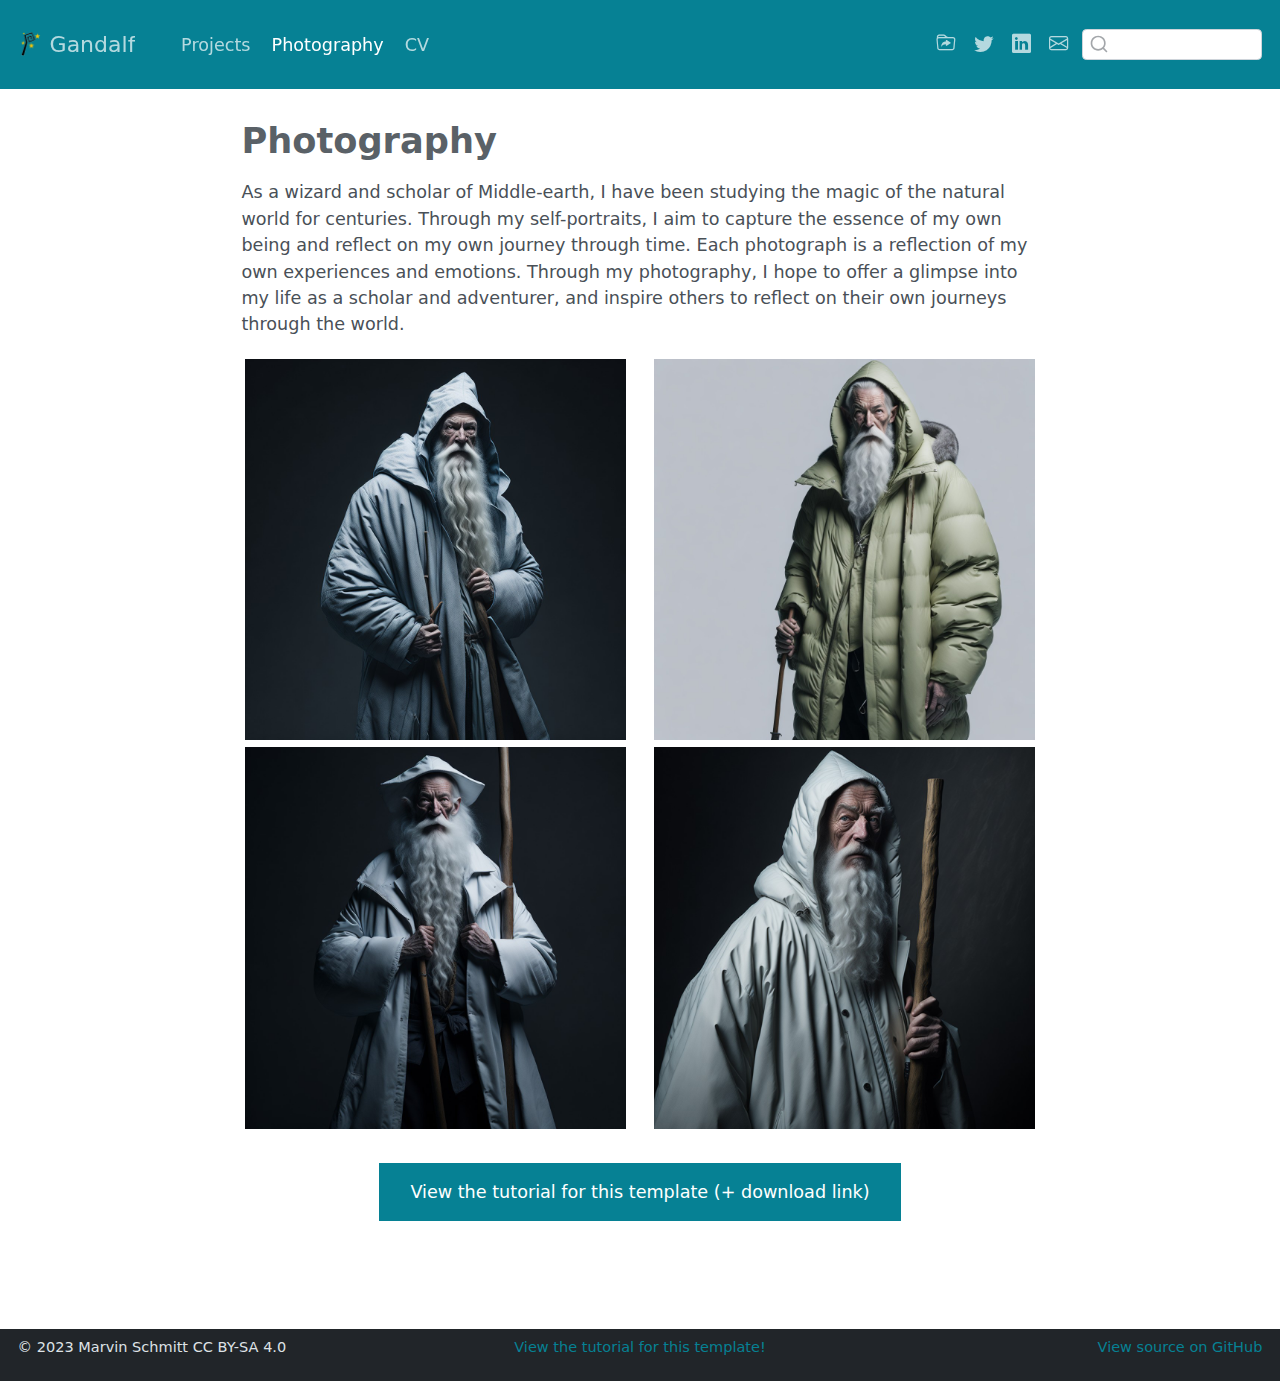
<file: quarto-website-template-main/docs/photography/index.html>
<!DOCTYPE html>
<html xmlns="http://www.w3.org/1999/xhtml" lang="en" xml:lang="en"><head>

<meta charset="utf-8">
<meta name="generator" content="quarto-1.3.450">

<meta name="viewport" content="width=device-width, initial-scale=1.0, user-scalable=yes">


<title>Gandalf - Photography</title>
<style>
code{white-space: pre-wrap;}
span.smallcaps{font-variant: small-caps;}
div.columns{display: flex; gap: min(4vw, 1.5em);}
div.column{flex: auto; overflow-x: auto;}
div.hanging-indent{margin-left: 1.5em; text-indent: -1.5em;}
ul.task-list{list-style: none;}
ul.task-list li input[type="checkbox"] {
  width: 0.8em;
  margin: 0 0.8em 0.2em -1em; /* quarto-specific, see https://github.com/quarto-dev/quarto-cli/issues/4556 */ 
  vertical-align: middle;
}
</style>


<script src="../site_libs/quarto-nav/quarto-nav.js"></script>
<script src="../site_libs/clipboard/clipboard.min.js"></script>
<script src="../site_libs/quarto-search/autocomplete.umd.js"></script>
<script src="../site_libs/quarto-search/fuse.min.js"></script>
<script src="../site_libs/quarto-search/quarto-search.js"></script>
<meta name="quarto:offset" content="../">
<link href="../img/favicon.png" rel="icon" type="image/png">
<script src="../site_libs/quarto-html/quarto.js"></script>
<script src="../site_libs/quarto-html/popper.min.js"></script>
<script src="../site_libs/quarto-html/tippy.umd.min.js"></script>
<script src="../site_libs/quarto-html/anchor.min.js"></script>
<link href="../site_libs/quarto-html/tippy.css" rel="stylesheet">
<link href="../site_libs/quarto-html/quarto-syntax-highlighting.css" rel="stylesheet" id="quarto-text-highlighting-styles">
<script src="../site_libs/bootstrap/bootstrap.min.js"></script>
<link href="../site_libs/bootstrap/bootstrap-icons.css" rel="stylesheet">
<link href="../site_libs/bootstrap/bootstrap.min.css" rel="stylesheet" id="quarto-bootstrap" data-mode="light">
<script id="quarto-search-options" type="application/json">{
  "location": "navbar",
  "copy-button": false,
  "collapse-after": 3,
  "panel-placement": "end",
  "type": "textbox",
  "limit": 20,
  "language": {
    "search-no-results-text": "No results",
    "search-matching-documents-text": "matching documents",
    "search-copy-link-title": "Copy link to search",
    "search-hide-matches-text": "Hide additional matches",
    "search-more-match-text": "more match in this document",
    "search-more-matches-text": "more matches in this document",
    "search-clear-button-title": "Clear",
    "search-detached-cancel-button-title": "Cancel",
    "search-submit-button-title": "Submit",
    "search-label": "Search"
  }
}</script>


</head>

<body class="nav-fixed fullcontent">

<div id="quarto-search-results"></div>
  <header id="quarto-header" class="headroom fixed-top">
    <nav class="navbar navbar-expand-lg navbar-dark ">
      <div class="navbar-container container-fluid">
      <div class="navbar-brand-container">
    <a href="../index.html" class="navbar-brand navbar-brand-logo">
    <img src="../img/logo.png" alt="" class="navbar-logo">
    </a>
    <a class="navbar-brand" href="../index.html">
    <span class="navbar-title">Gandalf</span>
    </a>
  </div>
            <div id="quarto-search" class="" title="Search"></div>
          <button class="navbar-toggler" type="button" data-bs-toggle="collapse" data-bs-target="#navbarCollapse" aria-controls="navbarCollapse" aria-expanded="false" aria-label="Toggle navigation" onclick="if (window.quartoToggleHeadroom) { window.quartoToggleHeadroom(); }">
  <span class="navbar-toggler-icon"></span>
</button>
          <div class="collapse navbar-collapse" id="navbarCollapse">
            <ul class="navbar-nav navbar-nav-scroll me-auto">
  <li class="nav-item">
    <a class="nav-link" href="../projects/index.html" rel="" target="">
 <span class="menu-text">Projects</span></a>
  </li>  
  <li class="nav-item">
    <a class="nav-link active" href="../photography/index.html" rel="" target="" aria-current="page">
 <span class="menu-text">Photography</span></a>
  </li>  
  <li class="nav-item">
    <a class="nav-link" href="../cv/index.html" rel="" target="">
 <span class="menu-text">CV</span></a>
  </li>  
</ul>
            <ul class="navbar-nav navbar-nav-scroll ms-auto">
  <li class="nav-item compact">
    <a class="nav-link" href="https://www.marvinschmitt.com/blog/website-tutorial-quarto/" rel="" target=""><i class="bi bi-folder-symlink" role="img">
</i> 
 <span class="menu-text"></span></a>
  </li>  
  <li class="nav-item compact">
    <a class="nav-link" href="https://twitter.com/MarvinSchmittML" rel="" target=""><i class="bi bi-twitter" role="img">
</i> 
 <span class="menu-text"></span></a>
  </li>  
  <li class="nav-item compact">
    <a class="nav-link" href="https://www.linkedin.com/in/marvin-schmitt-a85b321a2/" rel="" target=""><i class="bi bi-linkedin" role="img">
</i> 
 <span class="menu-text"></span></a>
  </li>  
  <li class="nav-item compact">
    <a class="nav-link" href="mailto:mail.marvinschmitt@gmail.com" rel="" target=""><i class="bi bi-envelope" role="img" aria-label="email">
</i> 
 <span class="menu-text"></span></a>
  </li>  
</ul>
            <div class="quarto-navbar-tools">
</div>
          </div> <!-- /navcollapse -->
      </div> <!-- /container-fluid -->
    </nav>
</header>
<!-- content -->
<div id="quarto-content" class="quarto-container page-columns page-rows-contents page-layout-article page-navbar">
<!-- sidebar -->
<!-- margin-sidebar -->
    
<!-- main -->
<main class="content" id="quarto-document-content">

<header id="title-block-header" class="quarto-title-block default">
<div class="quarto-title">
<h1 class="title">Photography</h1>
</div>



<div class="quarto-title-meta">

    
  
    
  </div>
  

</header>

<p>As a wizard and scholar of Middle-earth, I have been studying the magic of the natural world for centuries. Through my self-portraits, I aim to capture the essence of my own being and reflect on my own journey through time. Each photograph is a reflection of my own experiences and emotions. Through my photography, I hope to offer a glimpse into my life as a scholar and adventurer, and inspire others to reflect on their own journeys through the world.</p>
<div class="quarto-layout-panel">
<div class="quarto-layout-row quarto-layout-valign-top">
<div class="quarto-layout-cell" style="flex-basis: 50.0%;justify-content: center;">
<p><img src="gandalf_image_1.jpg" class="img-fluid"></p>
</div>
<div class="quarto-layout-cell" style="flex-basis: 50.0%;justify-content: center;">
<p><img src="gandalf_image_2.jpg" class="img-fluid"></p>
</div>
</div>
<div class="quarto-layout-row quarto-layout-valign-top">
<div class="quarto-layout-cell" style="flex-basis: 50.0%;justify-content: center;">
<p><img src="gandalf_image_3.jpg" class="img-fluid"></p>
</div>
<div class="quarto-layout-cell" style="flex-basis: 50.0%;justify-content: center;">
<p><img src="gandalf_image_4.jpg" class="img-fluid"></p>
</div>
</div>
</div>
<div style="margin: 30px; text-align: center;">
<a class="btn btn-primary" href="https://www.marvinschmitt.com/blog/website-tutorial-quarto/" role="button" target="_blank" style="padding: 15px 30px;">View the tutorial for this template (+ download link)</a>
</div>



</main> <!-- /main -->
<script id="quarto-html-after-body" type="application/javascript">
window.document.addEventListener("DOMContentLoaded", function (event) {
  const toggleBodyColorMode = (bsSheetEl) => {
    const mode = bsSheetEl.getAttribute("data-mode");
    const bodyEl = window.document.querySelector("body");
    if (mode === "dark") {
      bodyEl.classList.add("quarto-dark");
      bodyEl.classList.remove("quarto-light");
    } else {
      bodyEl.classList.add("quarto-light");
      bodyEl.classList.remove("quarto-dark");
    }
  }
  const toggleBodyColorPrimary = () => {
    const bsSheetEl = window.document.querySelector("link#quarto-bootstrap");
    if (bsSheetEl) {
      toggleBodyColorMode(bsSheetEl);
    }
  }
  toggleBodyColorPrimary();  
  const icon = "";
  const anchorJS = new window.AnchorJS();
  anchorJS.options = {
    placement: 'right',
    icon: icon
  };
  anchorJS.add('.anchored');
  const isCodeAnnotation = (el) => {
    for (const clz of el.classList) {
      if (clz.startsWith('code-annotation-')) {                     
        return true;
      }
    }
    return false;
  }
  const clipboard = new window.ClipboardJS('.code-copy-button', {
    text: function(trigger) {
      const codeEl = trigger.previousElementSibling.cloneNode(true);
      for (const childEl of codeEl.children) {
        if (isCodeAnnotation(childEl)) {
          childEl.remove();
        }
      }
      return codeEl.innerText;
    }
  });
  clipboard.on('success', function(e) {
    // button target
    const button = e.trigger;
    // don't keep focus
    button.blur();
    // flash "checked"
    button.classList.add('code-copy-button-checked');
    var currentTitle = button.getAttribute("title");
    button.setAttribute("title", "Copied!");
    let tooltip;
    if (window.bootstrap) {
      button.setAttribute("data-bs-toggle", "tooltip");
      button.setAttribute("data-bs-placement", "left");
      button.setAttribute("data-bs-title", "Copied!");
      tooltip = new bootstrap.Tooltip(button, 
        { trigger: "manual", 
          customClass: "code-copy-button-tooltip",
          offset: [0, -8]});
      tooltip.show();    
    }
    setTimeout(function() {
      if (tooltip) {
        tooltip.hide();
        button.removeAttribute("data-bs-title");
        button.removeAttribute("data-bs-toggle");
        button.removeAttribute("data-bs-placement");
      }
      button.setAttribute("title", currentTitle);
      button.classList.remove('code-copy-button-checked');
    }, 1000);
    // clear code selection
    e.clearSelection();
  });
  function tippyHover(el, contentFn) {
    const config = {
      allowHTML: true,
      content: contentFn,
      maxWidth: 500,
      delay: 100,
      arrow: false,
      appendTo: function(el) {
          return el.parentElement;
      },
      interactive: true,
      interactiveBorder: 10,
      theme: 'quarto',
      placement: 'bottom-start'
    };
    window.tippy(el, config); 
  }
  const noterefs = window.document.querySelectorAll('a[role="doc-noteref"]');
  for (var i=0; i<noterefs.length; i++) {
    const ref = noterefs[i];
    tippyHover(ref, function() {
      // use id or data attribute instead here
      let href = ref.getAttribute('data-footnote-href') || ref.getAttribute('href');
      try { href = new URL(href).hash; } catch {}
      const id = href.replace(/^#\/?/, "");
      const note = window.document.getElementById(id);
      return note.innerHTML;
    });
  }
      let selectedAnnoteEl;
      const selectorForAnnotation = ( cell, annotation) => {
        let cellAttr = 'data-code-cell="' + cell + '"';
        let lineAttr = 'data-code-annotation="' +  annotation + '"';
        const selector = 'span[' + cellAttr + '][' + lineAttr + ']';
        return selector;
      }
      const selectCodeLines = (annoteEl) => {
        const doc = window.document;
        const targetCell = annoteEl.getAttribute("data-target-cell");
        const targetAnnotation = annoteEl.getAttribute("data-target-annotation");
        const annoteSpan = window.document.querySelector(selectorForAnnotation(targetCell, targetAnnotation));
        const lines = annoteSpan.getAttribute("data-code-lines").split(",");
        const lineIds = lines.map((line) => {
          return targetCell + "-" + line;
        })
        let top = null;
        let height = null;
        let parent = null;
        if (lineIds.length > 0) {
            //compute the position of the single el (top and bottom and make a div)
            const el = window.document.getElementById(lineIds[0]);
            top = el.offsetTop;
            height = el.offsetHeight;
            parent = el.parentElement.parentElement;
          if (lineIds.length > 1) {
            const lastEl = window.document.getElementById(lineIds[lineIds.length - 1]);
            const bottom = lastEl.offsetTop + lastEl.offsetHeight;
            height = bottom - top;
          }
          if (top !== null && height !== null && parent !== null) {
            // cook up a div (if necessary) and position it 
            let div = window.document.getElementById("code-annotation-line-highlight");
            if (div === null) {
              div = window.document.createElement("div");
              div.setAttribute("id", "code-annotation-line-highlight");
              div.style.position = 'absolute';
              parent.appendChild(div);
            }
            div.style.top = top - 2 + "px";
            div.style.height = height + 4 + "px";
            let gutterDiv = window.document.getElementById("code-annotation-line-highlight-gutter");
            if (gutterDiv === null) {
              gutterDiv = window.document.createElement("div");
              gutterDiv.setAttribute("id", "code-annotation-line-highlight-gutter");
              gutterDiv.style.position = 'absolute';
              const codeCell = window.document.getElementById(targetCell);
              const gutter = codeCell.querySelector('.code-annotation-gutter');
              gutter.appendChild(gutterDiv);
            }
            gutterDiv.style.top = top - 2 + "px";
            gutterDiv.style.height = height + 4 + "px";
          }
          selectedAnnoteEl = annoteEl;
        }
      };
      const unselectCodeLines = () => {
        const elementsIds = ["code-annotation-line-highlight", "code-annotation-line-highlight-gutter"];
        elementsIds.forEach((elId) => {
          const div = window.document.getElementById(elId);
          if (div) {
            div.remove();
          }
        });
        selectedAnnoteEl = undefined;
      };
      // Attach click handler to the DT
      const annoteDls = window.document.querySelectorAll('dt[data-target-cell]');
      for (const annoteDlNode of annoteDls) {
        annoteDlNode.addEventListener('click', (event) => {
          const clickedEl = event.target;
          if (clickedEl !== selectedAnnoteEl) {
            unselectCodeLines();
            const activeEl = window.document.querySelector('dt[data-target-cell].code-annotation-active');
            if (activeEl) {
              activeEl.classList.remove('code-annotation-active');
            }
            selectCodeLines(clickedEl);
            clickedEl.classList.add('code-annotation-active');
          } else {
            // Unselect the line
            unselectCodeLines();
            clickedEl.classList.remove('code-annotation-active');
          }
        });
      }
  const findCites = (el) => {
    const parentEl = el.parentElement;
    if (parentEl) {
      const cites = parentEl.dataset.cites;
      if (cites) {
        return {
          el,
          cites: cites.split(' ')
        };
      } else {
        return findCites(el.parentElement)
      }
    } else {
      return undefined;
    }
  };
  var bibliorefs = window.document.querySelectorAll('a[role="doc-biblioref"]');
  for (var i=0; i<bibliorefs.length; i++) {
    const ref = bibliorefs[i];
    const citeInfo = findCites(ref);
    if (citeInfo) {
      tippyHover(citeInfo.el, function() {
        var popup = window.document.createElement('div');
        citeInfo.cites.forEach(function(cite) {
          var citeDiv = window.document.createElement('div');
          citeDiv.classList.add('hanging-indent');
          citeDiv.classList.add('csl-entry');
          var biblioDiv = window.document.getElementById('ref-' + cite);
          if (biblioDiv) {
            citeDiv.innerHTML = biblioDiv.innerHTML;
          }
          popup.appendChild(citeDiv);
        });
        return popup.innerHTML;
      });
    }
  }
});
</script>
</div> <!-- /content -->
<footer class="footer">
  <div class="nav-footer">
    <div class="nav-footer-left"><span class="faux-block">© 2023 Marvin Schmitt CC BY-SA 4.0</span></div>   
    <div class="nav-footer-center"><span class="faux-block"><a href="https://www.marvinschmitt.com/blog/website-tutorial-quarto/">View the tutorial for this template!</a></span></div>
    <div class="nav-footer-right"><span class="faux-block"><a href="https://github.com/marvinschmitt/quarto-website-template/">View source on GitHub</a></span></div>
  </div>
</footer>



</body></html>
</file>
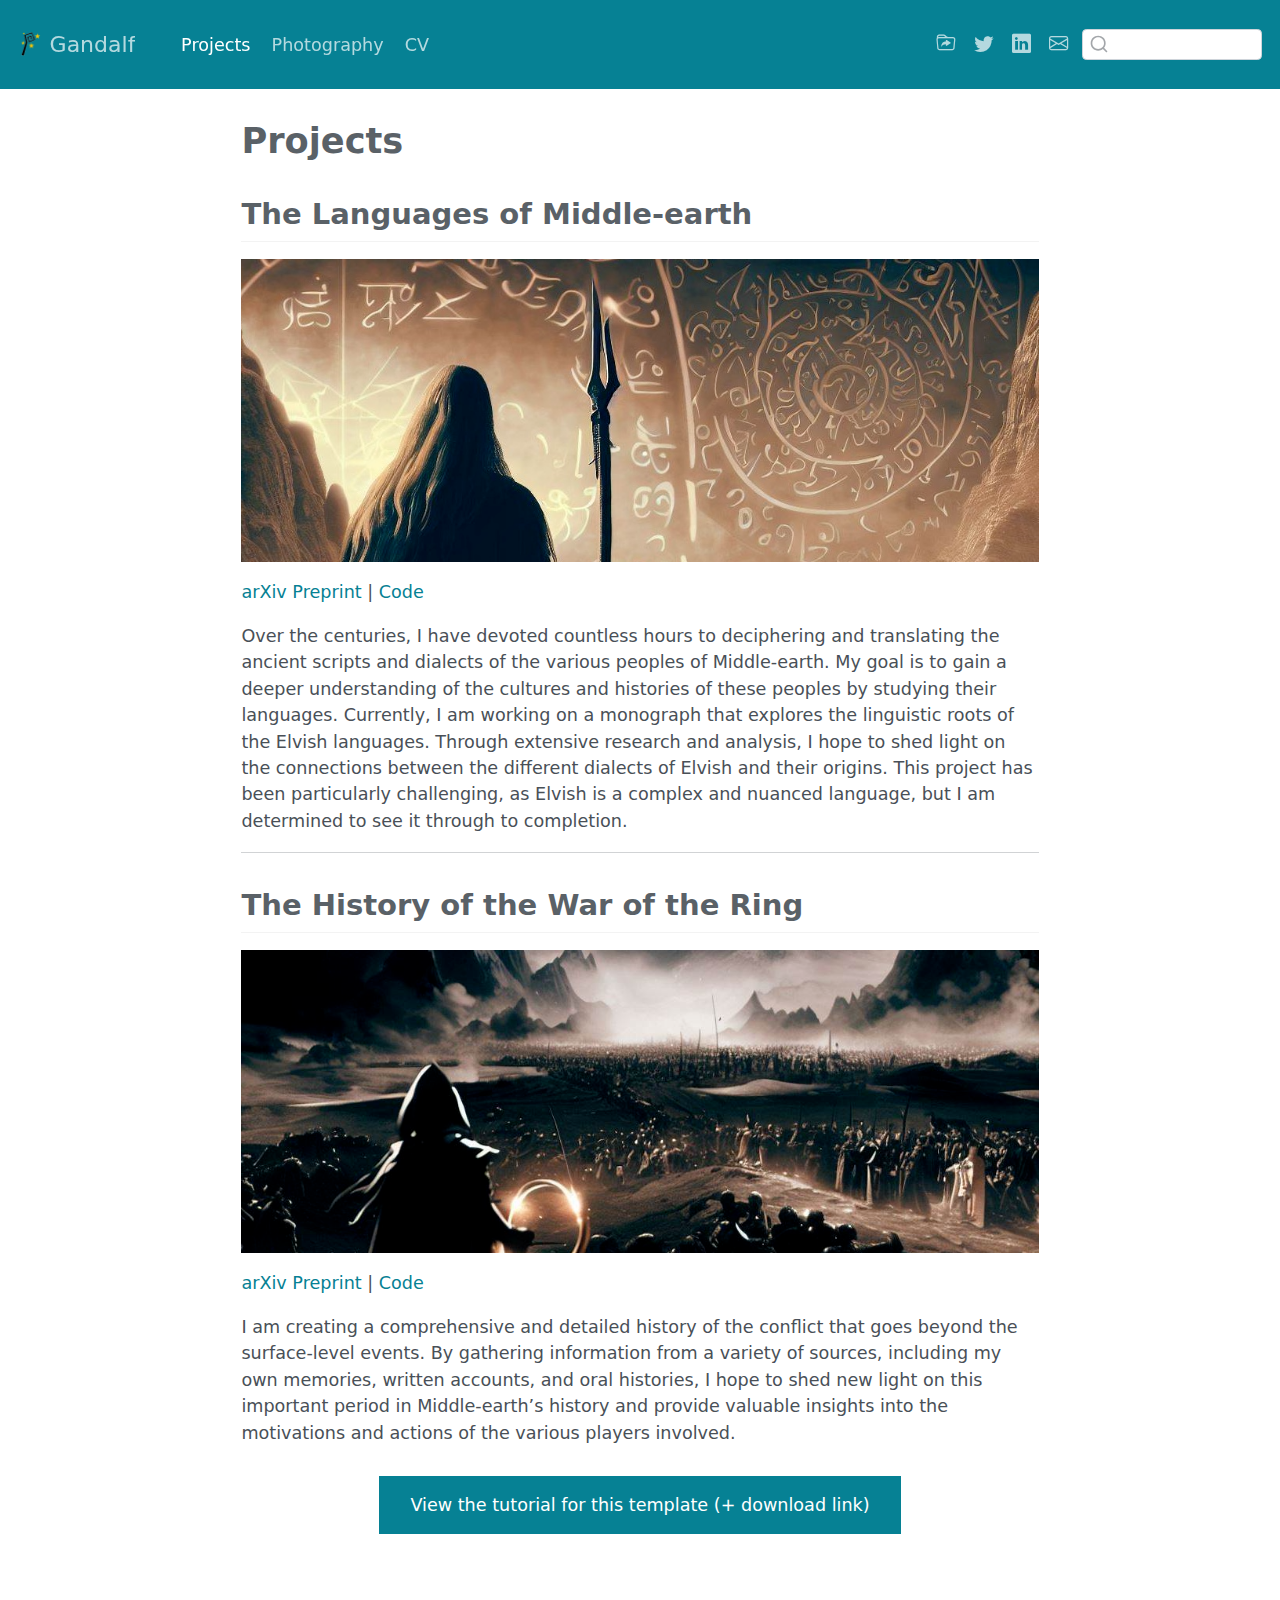
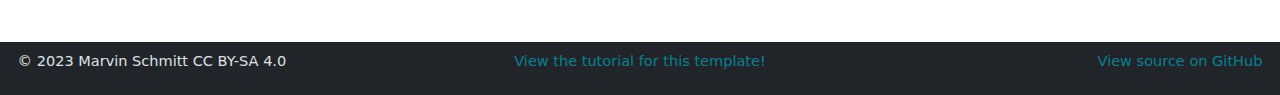
<file: quarto-website-template-main/docs/projects/index.html>
<!DOCTYPE html>
<html xmlns="http://www.w3.org/1999/xhtml" lang="en" xml:lang="en"><head>

<meta charset="utf-8">
<meta name="generator" content="quarto-1.3.450">

<meta name="viewport" content="width=device-width, initial-scale=1.0, user-scalable=yes">


<title>Gandalf - Projects</title>
<style>
code{white-space: pre-wrap;}
span.smallcaps{font-variant: small-caps;}
div.columns{display: flex; gap: min(4vw, 1.5em);}
div.column{flex: auto; overflow-x: auto;}
div.hanging-indent{margin-left: 1.5em; text-indent: -1.5em;}
ul.task-list{list-style: none;}
ul.task-list li input[type="checkbox"] {
  width: 0.8em;
  margin: 0 0.8em 0.2em -1em; /* quarto-specific, see https://github.com/quarto-dev/quarto-cli/issues/4556 */ 
  vertical-align: middle;
}
</style>


<script src="../site_libs/quarto-nav/quarto-nav.js"></script>
<script src="../site_libs/clipboard/clipboard.min.js"></script>
<script src="../site_libs/quarto-search/autocomplete.umd.js"></script>
<script src="../site_libs/quarto-search/fuse.min.js"></script>
<script src="../site_libs/quarto-search/quarto-search.js"></script>
<meta name="quarto:offset" content="../">
<link href="../img/favicon.png" rel="icon" type="image/png">
<script src="../site_libs/quarto-html/quarto.js"></script>
<script src="../site_libs/quarto-html/popper.min.js"></script>
<script src="../site_libs/quarto-html/tippy.umd.min.js"></script>
<script src="../site_libs/quarto-html/anchor.min.js"></script>
<link href="../site_libs/quarto-html/tippy.css" rel="stylesheet">
<link href="../site_libs/quarto-html/quarto-syntax-highlighting.css" rel="stylesheet" id="quarto-text-highlighting-styles">
<script src="../site_libs/bootstrap/bootstrap.min.js"></script>
<link href="../site_libs/bootstrap/bootstrap-icons.css" rel="stylesheet">
<link href="../site_libs/bootstrap/bootstrap.min.css" rel="stylesheet" id="quarto-bootstrap" data-mode="light">
<script id="quarto-search-options" type="application/json">{
  "location": "navbar",
  "copy-button": false,
  "collapse-after": 3,
  "panel-placement": "end",
  "type": "textbox",
  "limit": 20,
  "language": {
    "search-no-results-text": "No results",
    "search-matching-documents-text": "matching documents",
    "search-copy-link-title": "Copy link to search",
    "search-hide-matches-text": "Hide additional matches",
    "search-more-match-text": "more match in this document",
    "search-more-matches-text": "more matches in this document",
    "search-clear-button-title": "Clear",
    "search-detached-cancel-button-title": "Cancel",
    "search-submit-button-title": "Submit",
    "search-label": "Search"
  }
}</script>


</head>

<body class="nav-fixed fullcontent">

<div id="quarto-search-results"></div>
  <header id="quarto-header" class="headroom fixed-top">
    <nav class="navbar navbar-expand-lg navbar-dark ">
      <div class="navbar-container container-fluid">
      <div class="navbar-brand-container">
    <a href="../index.html" class="navbar-brand navbar-brand-logo">
    <img src="../img/logo.png" alt="" class="navbar-logo">
    </a>
    <a class="navbar-brand" href="../index.html">
    <span class="navbar-title">Gandalf</span>
    </a>
  </div>
            <div id="quarto-search" class="" title="Search"></div>
          <button class="navbar-toggler" type="button" data-bs-toggle="collapse" data-bs-target="#navbarCollapse" aria-controls="navbarCollapse" aria-expanded="false" aria-label="Toggle navigation" onclick="if (window.quartoToggleHeadroom) { window.quartoToggleHeadroom(); }">
  <span class="navbar-toggler-icon"></span>
</button>
          <div class="collapse navbar-collapse" id="navbarCollapse">
            <ul class="navbar-nav navbar-nav-scroll me-auto">
  <li class="nav-item">
    <a class="nav-link active" href="../projects/index.html" rel="" target="" aria-current="page">
 <span class="menu-text">Projects</span></a>
  </li>  
  <li class="nav-item">
    <a class="nav-link" href="../photography/index.html" rel="" target="">
 <span class="menu-text">Photography</span></a>
  </li>  
  <li class="nav-item">
    <a class="nav-link" href="../cv/index.html" rel="" target="">
 <span class="menu-text">CV</span></a>
  </li>  
</ul>
            <ul class="navbar-nav navbar-nav-scroll ms-auto">
  <li class="nav-item compact">
    <a class="nav-link" href="https://www.marvinschmitt.com/blog/website-tutorial-quarto/" rel="" target=""><i class="bi bi-folder-symlink" role="img">
</i> 
 <span class="menu-text"></span></a>
  </li>  
  <li class="nav-item compact">
    <a class="nav-link" href="https://twitter.com/MarvinSchmittML" rel="" target=""><i class="bi bi-twitter" role="img">
</i> 
 <span class="menu-text"></span></a>
  </li>  
  <li class="nav-item compact">
    <a class="nav-link" href="https://www.linkedin.com/in/marvin-schmitt-a85b321a2/" rel="" target=""><i class="bi bi-linkedin" role="img">
</i> 
 <span class="menu-text"></span></a>
  </li>  
  <li class="nav-item compact">
    <a class="nav-link" href="mailto:mail.marvinschmitt@gmail.com" rel="" target=""><i class="bi bi-envelope" role="img" aria-label="email">
</i> 
 <span class="menu-text"></span></a>
  </li>  
</ul>
            <div class="quarto-navbar-tools">
</div>
          </div> <!-- /navcollapse -->
      </div> <!-- /container-fluid -->
    </nav>
</header>
<!-- content -->
<div id="quarto-content" class="quarto-container page-columns page-rows-contents page-layout-article page-navbar">
<!-- sidebar -->
<!-- margin-sidebar -->
    
<!-- main -->
<main class="content" id="quarto-document-content">

<header id="title-block-header" class="quarto-title-block default">
<div class="quarto-title">
<h1 class="title">Projects</h1>
</div>



<div class="quarto-title-meta">

    
  
    
  </div>
  

</header>

<section id="the-languages-of-middle-earth" class="level2">
<h2 class="anchored" data-anchor-id="the-languages-of-middle-earth">The Languages of Middle-earth</h2>
<p><img src="project_1_banner.png" style="height: 100%; width: 100%; object-fit: contain" onclick="window.open('https://arxiv.org/abs/2210.07278', 'blank');"></p>
<p><a href="https://arxiv.org/abs/2210.07278" target="_blank">arXiv Preprint</a> | <a href="https://github.com/marvinschmitt/MetaUncertaintyPaper" target="_blank">Code</a><br></p>
<p>Over the centuries, I have devoted countless hours to deciphering and translating the ancient scripts and dialects of the various peoples of Middle-earth. My goal is to gain a deeper understanding of the cultures and histories of these peoples by studying their languages. Currently, I am working on a monograph that explores the linguistic roots of the Elvish languages. Through extensive research and analysis, I hope to shed light on the connections between the different dialects of Elvish and their origins. This project has been particularly challenging, as Elvish is a complex and nuanced language, but I am determined to see it through to completion.</p>
<hr>
</section>
<section id="the-history-of-the-war-of-the-ring" class="level2">
<h2 class="anchored" data-anchor-id="the-history-of-the-war-of-the-ring">The History of the War of the Ring</h2>
<p><img src="project_2_banner.png" style="height: 100%; width: 100%; object-fit: contain" onclick="window.open('https://arxiv.org/abs/2112.08866', 'blank');"></p>
<p><a href="https://arxiv.org/abs/2112.08866" target="_blank">arXiv Preprint</a> | <a href="https://github.com/marvinschmitt/ModelMisspecificationBF" target="_blank">Code</a><br></p>
<p>I am creating a comprehensive and detailed history of the conflict that goes beyond the surface-level events. By gathering information from a variety of sources, including my own memories, written accounts, and oral histories, I hope to shed new light on this important period in Middle-earth’s history and provide valuable insights into the motivations and actions of the various players involved.</p>
<div style="margin: 30px; text-align: center;">
<a class="btn btn-primary" href="https://www.marvinschmitt.com/blog/website-tutorial-quarto/" role="button" target="_blank" style="padding: 15px 30px;">View the tutorial for this template (+ download link)</a>
</div>


</section>

</main> <!-- /main -->
<script id="quarto-html-after-body" type="application/javascript">
window.document.addEventListener("DOMContentLoaded", function (event) {
  const toggleBodyColorMode = (bsSheetEl) => {
    const mode = bsSheetEl.getAttribute("data-mode");
    const bodyEl = window.document.querySelector("body");
    if (mode === "dark") {
      bodyEl.classList.add("quarto-dark");
      bodyEl.classList.remove("quarto-light");
    } else {
      bodyEl.classList.add("quarto-light");
      bodyEl.classList.remove("quarto-dark");
    }
  }
  const toggleBodyColorPrimary = () => {
    const bsSheetEl = window.document.querySelector("link#quarto-bootstrap");
    if (bsSheetEl) {
      toggleBodyColorMode(bsSheetEl);
    }
  }
  toggleBodyColorPrimary();  
  const icon = "";
  const anchorJS = new window.AnchorJS();
  anchorJS.options = {
    placement: 'right',
    icon: icon
  };
  anchorJS.add('.anchored');
  const isCodeAnnotation = (el) => {
    for (const clz of el.classList) {
      if (clz.startsWith('code-annotation-')) {                     
        return true;
      }
    }
    return false;
  }
  const clipboard = new window.ClipboardJS('.code-copy-button', {
    text: function(trigger) {
      const codeEl = trigger.previousElementSibling.cloneNode(true);
      for (const childEl of codeEl.children) {
        if (isCodeAnnotation(childEl)) {
          childEl.remove();
        }
      }
      return codeEl.innerText;
    }
  });
  clipboard.on('success', function(e) {
    // button target
    const button = e.trigger;
    // don't keep focus
    button.blur();
    // flash "checked"
    button.classList.add('code-copy-button-checked');
    var currentTitle = button.getAttribute("title");
    button.setAttribute("title", "Copied!");
    let tooltip;
    if (window.bootstrap) {
      button.setAttribute("data-bs-toggle", "tooltip");
      button.setAttribute("data-bs-placement", "left");
      button.setAttribute("data-bs-title", "Copied!");
      tooltip = new bootstrap.Tooltip(button, 
        { trigger: "manual", 
          customClass: "code-copy-button-tooltip",
          offset: [0, -8]});
      tooltip.show();    
    }
    setTimeout(function() {
      if (tooltip) {
        tooltip.hide();
        button.removeAttribute("data-bs-title");
        button.removeAttribute("data-bs-toggle");
        button.removeAttribute("data-bs-placement");
      }
      button.setAttribute("title", currentTitle);
      button.classList.remove('code-copy-button-checked');
    }, 1000);
    // clear code selection
    e.clearSelection();
  });
  function tippyHover(el, contentFn) {
    const config = {
      allowHTML: true,
      content: contentFn,
      maxWidth: 500,
      delay: 100,
      arrow: false,
      appendTo: function(el) {
          return el.parentElement;
      },
      interactive: true,
      interactiveBorder: 10,
      theme: 'quarto',
      placement: 'bottom-start'
    };
    window.tippy(el, config); 
  }
  const noterefs = window.document.querySelectorAll('a[role="doc-noteref"]');
  for (var i=0; i<noterefs.length; i++) {
    const ref = noterefs[i];
    tippyHover(ref, function() {
      // use id or data attribute instead here
      let href = ref.getAttribute('data-footnote-href') || ref.getAttribute('href');
      try { href = new URL(href).hash; } catch {}
      const id = href.replace(/^#\/?/, "");
      const note = window.document.getElementById(id);
      return note.innerHTML;
    });
  }
      let selectedAnnoteEl;
      const selectorForAnnotation = ( cell, annotation) => {
        let cellAttr = 'data-code-cell="' + cell + '"';
        let lineAttr = 'data-code-annotation="' +  annotation + '"';
        const selector = 'span[' + cellAttr + '][' + lineAttr + ']';
        return selector;
      }
      const selectCodeLines = (annoteEl) => {
        const doc = window.document;
        const targetCell = annoteEl.getAttribute("data-target-cell");
        const targetAnnotation = annoteEl.getAttribute("data-target-annotation");
        const annoteSpan = window.document.querySelector(selectorForAnnotation(targetCell, targetAnnotation));
        const lines = annoteSpan.getAttribute("data-code-lines").split(",");
        const lineIds = lines.map((line) => {
          return targetCell + "-" + line;
        })
        let top = null;
        let height = null;
        let parent = null;
        if (lineIds.length > 0) {
            //compute the position of the single el (top and bottom and make a div)
            const el = window.document.getElementById(lineIds[0]);
            top = el.offsetTop;
            height = el.offsetHeight;
            parent = el.parentElement.parentElement;
          if (lineIds.length > 1) {
            const lastEl = window.document.getElementById(lineIds[lineIds.length - 1]);
            const bottom = lastEl.offsetTop + lastEl.offsetHeight;
            height = bottom - top;
          }
          if (top !== null && height !== null && parent !== null) {
            // cook up a div (if necessary) and position it 
            let div = window.document.getElementById("code-annotation-line-highlight");
            if (div === null) {
              div = window.document.createElement("div");
              div.setAttribute("id", "code-annotation-line-highlight");
              div.style.position = 'absolute';
              parent.appendChild(div);
            }
            div.style.top = top - 2 + "px";
            div.style.height = height + 4 + "px";
            let gutterDiv = window.document.getElementById("code-annotation-line-highlight-gutter");
            if (gutterDiv === null) {
              gutterDiv = window.document.createElement("div");
              gutterDiv.setAttribute("id", "code-annotation-line-highlight-gutter");
              gutterDiv.style.position = 'absolute';
              const codeCell = window.document.getElementById(targetCell);
              const gutter = codeCell.querySelector('.code-annotation-gutter');
              gutter.appendChild(gutterDiv);
            }
            gutterDiv.style.top = top - 2 + "px";
            gutterDiv.style.height = height + 4 + "px";
          }
          selectedAnnoteEl = annoteEl;
        }
      };
      const unselectCodeLines = () => {
        const elementsIds = ["code-annotation-line-highlight", "code-annotation-line-highlight-gutter"];
        elementsIds.forEach((elId) => {
          const div = window.document.getElementById(elId);
          if (div) {
            div.remove();
          }
        });
        selectedAnnoteEl = undefined;
      };
      // Attach click handler to the DT
      const annoteDls = window.document.querySelectorAll('dt[data-target-cell]');
      for (const annoteDlNode of annoteDls) {
        annoteDlNode.addEventListener('click', (event) => {
          const clickedEl = event.target;
          if (clickedEl !== selectedAnnoteEl) {
            unselectCodeLines();
            const activeEl = window.document.querySelector('dt[data-target-cell].code-annotation-active');
            if (activeEl) {
              activeEl.classList.remove('code-annotation-active');
            }
            selectCodeLines(clickedEl);
            clickedEl.classList.add('code-annotation-active');
          } else {
            // Unselect the line
            unselectCodeLines();
            clickedEl.classList.remove('code-annotation-active');
          }
        });
      }
  const findCites = (el) => {
    const parentEl = el.parentElement;
    if (parentEl) {
      const cites = parentEl.dataset.cites;
      if (cites) {
        return {
          el,
          cites: cites.split(' ')
        };
      } else {
        return findCites(el.parentElement)
      }
    } else {
      return undefined;
    }
  };
  var bibliorefs = window.document.querySelectorAll('a[role="doc-biblioref"]');
  for (var i=0; i<bibliorefs.length; i++) {
    const ref = bibliorefs[i];
    const citeInfo = findCites(ref);
    if (citeInfo) {
      tippyHover(citeInfo.el, function() {
        var popup = window.document.createElement('div');
        citeInfo.cites.forEach(function(cite) {
          var citeDiv = window.document.createElement('div');
          citeDiv.classList.add('hanging-indent');
          citeDiv.classList.add('csl-entry');
          var biblioDiv = window.document.getElementById('ref-' + cite);
          if (biblioDiv) {
            citeDiv.innerHTML = biblioDiv.innerHTML;
          }
          popup.appendChild(citeDiv);
        });
        return popup.innerHTML;
      });
    }
  }
});
</script>
</div> <!-- /content -->
<footer class="footer">
  <div class="nav-footer">
    <div class="nav-footer-left"><span class="faux-block">© 2023 Marvin Schmitt CC BY-SA 4.0</span></div>   
    <div class="nav-footer-center"><span class="faux-block"><a href="https://www.marvinschmitt.com/blog/website-tutorial-quarto/">View the tutorial for this template!</a></span></div>
    <div class="nav-footer-right"><span class="faux-block"><a href="https://github.com/marvinschmitt/quarto-website-template/">View source on GitHub</a></span></div>
  </div>
</footer>



</body></html>
</file>
<file: docs/site_libs/quarto-html/tippy.css>
.tippy-box[data-animation=fade][data-state=hidden]{opacity:0}[data-tippy-root]{max-width:calc(100vw - 10px)}.tippy-box{position:relative;background-color:#333;color:#fff;border-radius:4px;font-size:14px;line-height:1.4;white-space:normal;outline:0;transition-property:transform,visibility,opacity}.tippy-box[data-placement^=top]>.tippy-arrow{bottom:0}.tippy-box[data-placement^=top]>.tippy-arrow:before{bottom:-7px;left:0;border-width:8px 8px 0;border-top-color:initial;transform-origin:center top}.tippy-box[data-placement^=bottom]>.tippy-arrow{top:0}.tippy-box[data-placement^=bottom]>.tippy-arrow:before{top:-7px;left:0;border-width:0 8px 8px;border-bottom-color:initial;transform-origin:center bottom}.tippy-box[data-placement^=left]>.tippy-arrow{right:0}.tippy-box[data-placement^=left]>.tippy-arrow:before{border-width:8px 0 8px 8px;border-left-color:initial;right:-7px;transform-origin:center left}.tippy-box[data-placement^=right]>.tippy-arrow{left:0}.tippy-box[data-placement^=right]>.tippy-arrow:before{left:-7px;border-width:8px 8px 8px 0;border-right-color:initial;transform-origin:center right}.tippy-box[data-inertia][data-state=visible]{transition-timing-function:cubic-bezier(.54,1.5,.38,1.11)}.tippy-arrow{width:16px;height:16px;color:#333}.tippy-arrow:before{content:"";position:absolute;border-color:transparent;border-style:solid}.tippy-content{position:relative;padding:5px 9px;z-index:1}
</file>
<file: docs/site_libs/quarto-html/quarto-syntax-highlighting-dc55a5b9e770e841cd82e46aadbfb9b0.css>
/* quarto syntax highlight colors */
:root {
  --quarto-hl-ot-color: #003B4F;
  --quarto-hl-at-color: #657422;
  --quarto-hl-ss-color: #20794D;
  --quarto-hl-an-color: #5E5E5E;
  --quarto-hl-fu-color: #4758AB;
  --quarto-hl-st-color: #20794D;
  --quarto-hl-cf-color: #003B4F;
  --quarto-hl-op-color: #5E5E5E;
  --quarto-hl-er-color: #AD0000;
  --quarto-hl-bn-color: #AD0000;
  --quarto-hl-al-color: #AD0000;
  --quarto-hl-va-color: #111111;
  --quarto-hl-bu-color: inherit;
  --quarto-hl-ex-color: inherit;
  --quarto-hl-pp-color: #AD0000;
  --quarto-hl-in-color: #5E5E5E;
  --quarto-hl-vs-color: #20794D;
  --quarto-hl-wa-color: #5E5E5E;
  --quarto-hl-do-color: #5E5E5E;
  --quarto-hl-im-color: #00769E;
  --quarto-hl-ch-color: #20794D;
  --quarto-hl-dt-color: #AD0000;
  --quarto-hl-fl-color: #AD0000;
  --quarto-hl-co-color: #5E5E5E;
  --quarto-hl-cv-color: #5E5E5E;
  --quarto-hl-cn-color: #8f5902;
  --quarto-hl-sc-color: #5E5E5E;
  --quarto-hl-dv-color: #AD0000;
  --quarto-hl-kw-color: #003B4F;
}

/* other quarto variables */
:root {
  --quarto-font-monospace: SFMono-Regular, Menlo, Monaco, Consolas, "Liberation Mono", "Courier New", monospace;
}

/* syntax highlight based on Pandoc's rules */
pre > code.sourceCode > span {
  color: #003B4F;
}

code.sourceCode > span {
  color: #003B4F;
}

div.sourceCode,
div.sourceCode pre.sourceCode {
  color: #003B4F;
}

/* Normal */
code span {
  color: #003B4F;
}

/* Alert */
code span.al {
  color: #AD0000;
  font-style: inherit;
}

/* Annotation */
code span.an {
  color: #5E5E5E;
  font-style: inherit;
}

/* Attribute */
code span.at {
  color: #657422;
  font-style: inherit;
}

/* BaseN */
code span.bn {
  color: #AD0000;
  font-style: inherit;
}

/* BuiltIn */
code span.bu {
  font-style: inherit;
}

/* ControlFlow */
code span.cf {
  color: #003B4F;
  font-weight: bold;
  font-style: inherit;
}

/* Char */
code span.ch {
  color: #20794D;
  font-style: inherit;
}

/* Constant */
code span.cn {
  color: #8f5902;
  font-style: inherit;
}

/* Comment */
code span.co {
  color: #5E5E5E;
  font-style: inherit;
}

/* CommentVar */
code span.cv {
  color: #5E5E5E;
  font-style: italic;
}

/* Documentation */
code span.do {
  color: #5E5E5E;
  font-style: italic;
}

/* DataType */
code span.dt {
  color: #AD0000;
  font-style: inherit;
}

/* DecVal */
code span.dv {
  color: #AD0000;
  font-style: inherit;
}

/* Error */
code span.er {
  color: #AD0000;
  font-style: inherit;
}

/* Extension */
code span.ex {
  font-style: inherit;
}

/* Float */
code span.fl {
  color: #AD0000;
  font-style: inherit;
}

/* Function */
code span.fu {
  color: #4758AB;
  font-style: inherit;
}

/* Import */
code span.im {
  color: #00769E;
  font-style: inherit;
}

/* Information */
code span.in {
  color: #5E5E5E;
  font-style: inherit;
}

/* Keyword */
code span.kw {
  color: #003B4F;
  font-weight: bold;
  font-style: inherit;
}

/* Operator */
code span.op {
  color: #5E5E5E;
  font-style: inherit;
}

/* Other */
code span.ot {
  color: #003B4F;
  font-style: inherit;
}

/* Preprocessor */
code span.pp {
  color: #AD0000;
  font-style: inherit;
}

/* SpecialChar */
code span.sc {
  color: #5E5E5E;
  font-style: inherit;
}

/* SpecialString */
code span.ss {
  color: #20794D;
  font-style: inherit;
}

/* String */
code span.st {
  color: #20794D;
  font-style: inherit;
}

/* Variable */
code span.va {
  color: #111111;
  font-style: inherit;
}

/* VerbatimString */
code span.vs {
  color: #20794D;
  font-style: inherit;
}

/* Warning */
code span.wa {
  color: #5E5E5E;
  font-style: italic;
}

.prevent-inlining {
  content: "</";
}

/*# sourceMappingURL=21f0b8dca5c347bd0a806dc2ce2adfe3.css.map */
</file>
<file: quarto-website-template-main/docs/site_libs/quarto-html/tippy.css>
.tippy-box[data-animation=fade][data-state=hidden]{opacity:0}[data-tippy-root]{max-width:calc(100vw - 10px)}.tippy-box{position:relative;background-color:#333;color:#fff;border-radius:4px;font-size:14px;line-height:1.4;white-space:normal;outline:0;transition-property:transform,visibility,opacity}.tippy-box[data-placement^=top]>.tippy-arrow{bottom:0}.tippy-box[data-placement^=top]>.tippy-arrow:before{bottom:-7px;left:0;border-width:8px 8px 0;border-top-color:initial;transform-origin:center top}.tippy-box[data-placement^=bottom]>.tippy-arrow{top:0}.tippy-box[data-placement^=bottom]>.tippy-arrow:before{top:-7px;left:0;border-width:0 8px 8px;border-bottom-color:initial;transform-origin:center bottom}.tippy-box[data-placement^=left]>.tippy-arrow{right:0}.tippy-box[data-placement^=left]>.tippy-arrow:before{border-width:8px 0 8px 8px;border-left-color:initial;right:-7px;transform-origin:center left}.tippy-box[data-placement^=right]>.tippy-arrow{left:0}.tippy-box[data-placement^=right]>.tippy-arrow:before{left:-7px;border-width:8px 8px 8px 0;border-right-color:initial;transform-origin:center right}.tippy-box[data-inertia][data-state=visible]{transition-timing-function:cubic-bezier(.54,1.5,.38,1.11)}.tippy-arrow{width:16px;height:16px;color:#333}.tippy-arrow:before{content:"";position:absolute;border-color:transparent;border-style:solid}.tippy-content{position:relative;padding:5px 9px;z-index:1}
</file>
<file: quarto-website-template-main/docs/site_libs/quarto-html/quarto-syntax-highlighting.css>
/* quarto syntax highlight colors */
:root {
  --quarto-hl-ot-color: #003B4F;
  --quarto-hl-at-color: #657422;
  --quarto-hl-ss-color: #20794D;
  --quarto-hl-an-color: #5E5E5E;
  --quarto-hl-fu-color: #4758AB;
  --quarto-hl-st-color: #20794D;
  --quarto-hl-cf-color: #003B4F;
  --quarto-hl-op-color: #5E5E5E;
  --quarto-hl-er-color: #AD0000;
  --quarto-hl-bn-color: #AD0000;
  --quarto-hl-al-color: #AD0000;
  --quarto-hl-va-color: #111111;
  --quarto-hl-bu-color: inherit;
  --quarto-hl-ex-color: inherit;
  --quarto-hl-pp-color: #AD0000;
  --quarto-hl-in-color: #5E5E5E;
  --quarto-hl-vs-color: #20794D;
  --quarto-hl-wa-color: #5E5E5E;
  --quarto-hl-do-color: #5E5E5E;
  --quarto-hl-im-color: #00769E;
  --quarto-hl-ch-color: #20794D;
  --quarto-hl-dt-color: #AD0000;
  --quarto-hl-fl-color: #AD0000;
  --quarto-hl-co-color: #5E5E5E;
  --quarto-hl-cv-color: #5E5E5E;
  --quarto-hl-cn-color: #8f5902;
  --quarto-hl-sc-color: #5E5E5E;
  --quarto-hl-dv-color: #AD0000;
  --quarto-hl-kw-color: #003B4F;
}

/* other quarto variables */
:root {
  --quarto-font-monospace: SFMono-Regular, Menlo, Monaco, Consolas, "Liberation Mono", "Courier New", monospace;
}

pre > code.sourceCode > span {
  color: #003B4F;
}

code span {
  color: #003B4F;
}

code.sourceCode > span {
  color: #003B4F;
}

div.sourceCode,
div.sourceCode pre.sourceCode {
  color: #003B4F;
}

code span.ot {
  color: #003B4F;
  font-style: inherit;
}

code span.at {
  color: #657422;
  font-style: inherit;
}

code span.ss {
  color: #20794D;
  font-style: inherit;
}

code span.an {
  color: #5E5E5E;
  font-style: inherit;
}

code span.fu {
  color: #4758AB;
  font-style: inherit;
}

code span.st {
  color: #20794D;
  font-style: inherit;
}

code span.cf {
  color: #003B4F;
  font-style: inherit;
}

code span.op {
  color: #5E5E5E;
  font-style: inherit;
}

code span.er {
  color: #AD0000;
  font-style: inherit;
}

code span.bn {
  color: #AD0000;
  font-style: inherit;
}

code span.al {
  color: #AD0000;
  font-style: inherit;
}

code span.va {
  color: #111111;
  font-style: inherit;
}

code span.bu {
  font-style: inherit;
}

code span.ex {
  font-style: inherit;
}

code span.pp {
  color: #AD0000;
  font-style: inherit;
}

code span.in {
  color: #5E5E5E;
  font-style: inherit;
}

code span.vs {
  color: #20794D;
  font-style: inherit;
}

code span.wa {
  color: #5E5E5E;
  font-style: italic;
}

code span.do {
  color: #5E5E5E;
  font-style: italic;
}

code span.im {
  color: #00769E;
  font-style: inherit;
}

code span.ch {
  color: #20794D;
  font-style: inherit;
}

code span.dt {
  color: #AD0000;
  font-style: inherit;
}

code span.fl {
  color: #AD0000;
  font-style: inherit;
}

code span.co {
  color: #5E5E5E;
  font-style: inherit;
}

code span.cv {
  color: #5E5E5E;
  font-style: italic;
}

code span.cn {
  color: #8f5902;
  font-style: inherit;
}

code span.sc {
  color: #5E5E5E;
  font-style: inherit;
}

code span.dv {
  color: #AD0000;
  font-style: inherit;
}

code span.kw {
  color: #003B4F;
  font-style: inherit;
}

.prevent-inlining {
  content: "</";
}

/*# sourceMappingURL=debc5d5d77c3f9108843748ff7464032.css.map */
</file>
